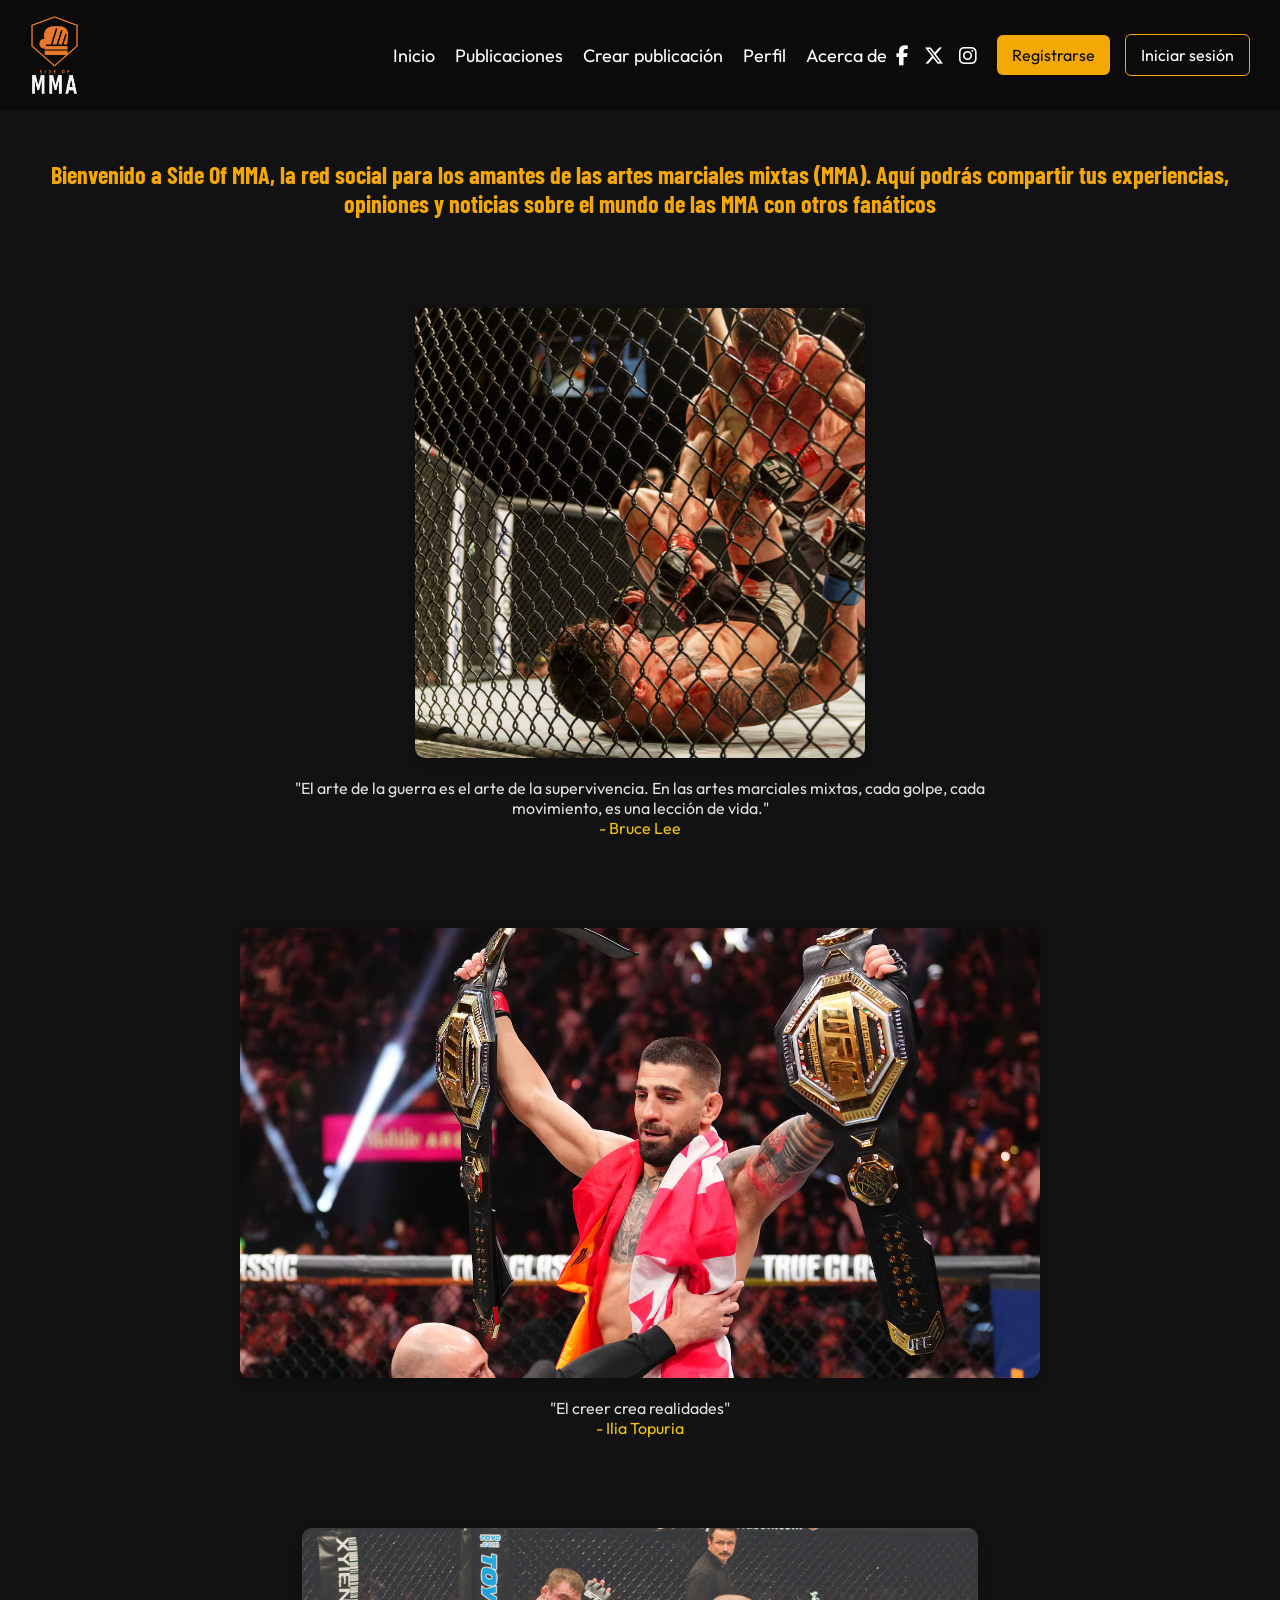
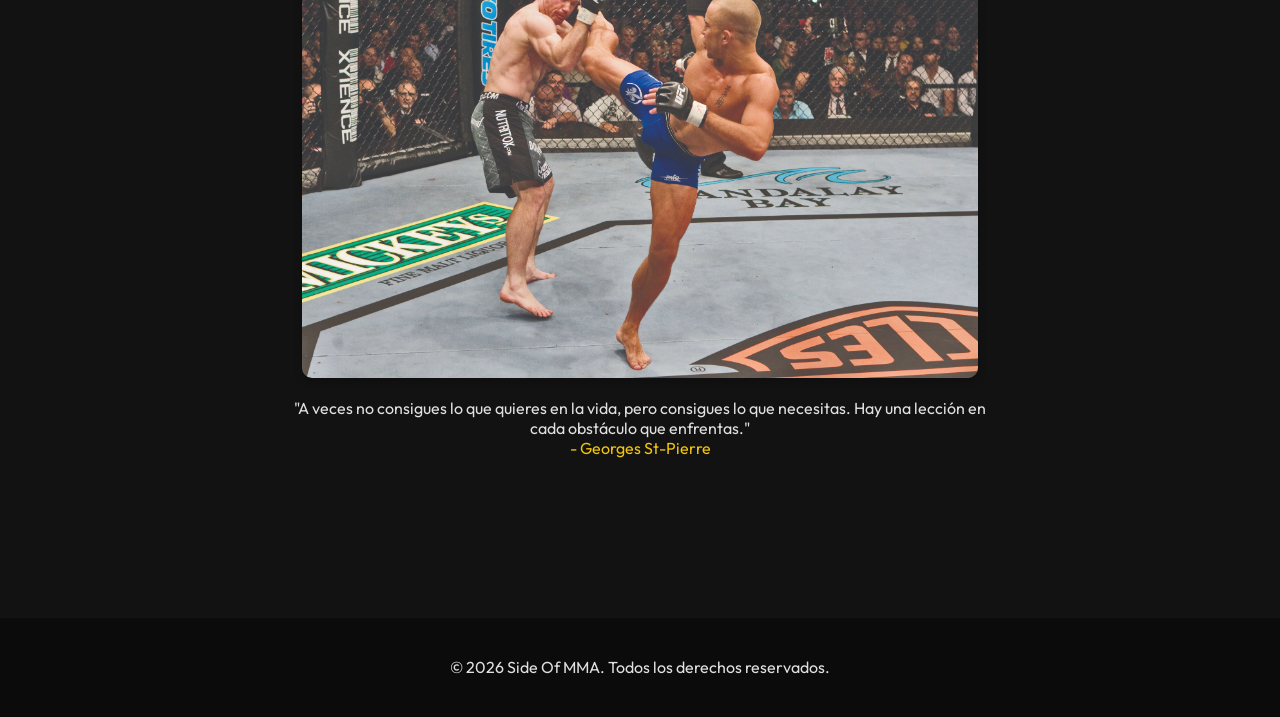
<file: index.html>
<!DOCTYPE html>
<html lang="es">
<head>
    <meta charset="UTF-8">
    <meta name="viewport" content="width=device-width, initial-scale=1.0">
    <title>Side Of MMA</title>

    <script src="js/script.js"></script>
    <link rel="stylesheet" href="css/style.css">

    <link rel="icon" type="image/png" href="Imgpage/side-of-mma-icono.png">
    <!--Iconos Redes Sociales-->
    
    <link rel="stylesheet" href="https://cdnjs.cloudflare.com/ajax/libs/font-awesome/6.7.2/css/all.min.css">

    <!--Tipografías de Google Fonts-->
    <link rel="preconnect" href="https://fonts.googleapis.com">

    <link rel="preconnect" href="https://fonts.gstatic.com" crossorigin>

    <link href="https://fonts.googleapis.com/css2?family=Barlow+Condensed:wght@500;600;700;800&family=Outfit:wght@400;500;600;700&display=swap" rel="stylesheet">
</head>

<body>
        
<nav class="navbar-custom">

    <a href="index.html" class="navbar-brand">
        <img src="Imgpage/side-of-mma-logo.png" alt="Side Of MMA">
    </a>

    <div class="navbar-collapse">
        <ul class="navbar-nav">
            <li><a href="index.html" class="nav-link">Inicio</a></li>
            <li><a href="publicaciones/publicaciones.html" class="nav-link">Publicaciones</a></li>
            <li><a href="crear-publicación/crear.html" class="nav-link">Crear publicación</a></li>
            <li><a href="perfil/perfil.html" class="nav-link">Perfil</a></li>
            <li><a href="acerca-de/acerca.html" class="nav-link">Acerca de</a></li>
        </ul>
    </div>

    



    <!-- Redes sociales -->
    <div class="social-icon-wrapper">

     <a href="https://www.facebook.com/profile.php?id=61596358841632"
       class="social-icons"
       aria-label="Facebook"
       target="_blank"
       rel="noopener noreferrer">
        <i class="fa-brands fa-facebook-f"></i>
    </a>

    <a href="https://x.com/SIDEOFMMA"
       class="social-icons"
       aria-label="X"
       target="_blank"
       rel="noopener noreferrer">
        <i class="fa-brands fa-x-twitter"></i>
    </a>

    <a href="https://www.instagram.com/sideofmma/"
       class="social-icons"
       aria-label="Instagram"
       target="_blank"
       rel="noopener noreferrer">
        <i class="fa-brands fa-instagram"></i>
    </a>

    </div>
<!-- Registro e inicio de sesión -->
    <div class="navbar-auth">
        <a href="registro/registro.html" class="btn-registro">
          Registrarse
        </a>

        <a href="login/login.html" class="btn-login">
          Iniciar sesión
        </a>
    </div>

</nav>

        <main>
         <section class="home-section" id="home-view" data-page-view>

            <h1>Bienvenido a Side Of MMA, la red social para los amantes
                 de las artes marciales mixtas (MMA). Aquí podrás compartir tus experiencias, opiniones y noticias sobre el mundo de las MMA con otros fanáticos </h1>

                 <img src="Imgpage/home1.png" alt="Imagen de artes marciales mixtas" class="home-image">

                 <blockquote>
                    "El arte de la guerra es el arte de la supervivencia. En las artes marciales mixtas, cada golpe, cada movimiento, es una lección de vida."
                    <footer>- Bruce Lee</footer>
                    </blockquote>

                    <img src="Imgpage/topruia.home.png" alt ="Imagen de Ilia Topuria campeón" class="home-image">
                    <blockquote>
                        "El creer crea realidades"
                        <footer>- Ilia Topuria</footer>
                    </blockquote>

                    <img src="Imgpage/GSP-home.jpg" alt="Imagen de Georges St-Pierre" class="home-image">
                    <blockquote>
                        "A veces no consigues lo que quieres en la vida, pero consigues lo que
                        necesitas. Hay una lección en cada obstáculo que enfrentas."
                        <footer>- Georges St-Pierre</footer>
                    </blockquote>
         </section>

        </main>

        <footer class="footer-page">
    <p>
        &copy; 2026 Side Of MMA.
        Todos los derechos reservados.
    </p>
</footer>

</body>
</html>
</file>
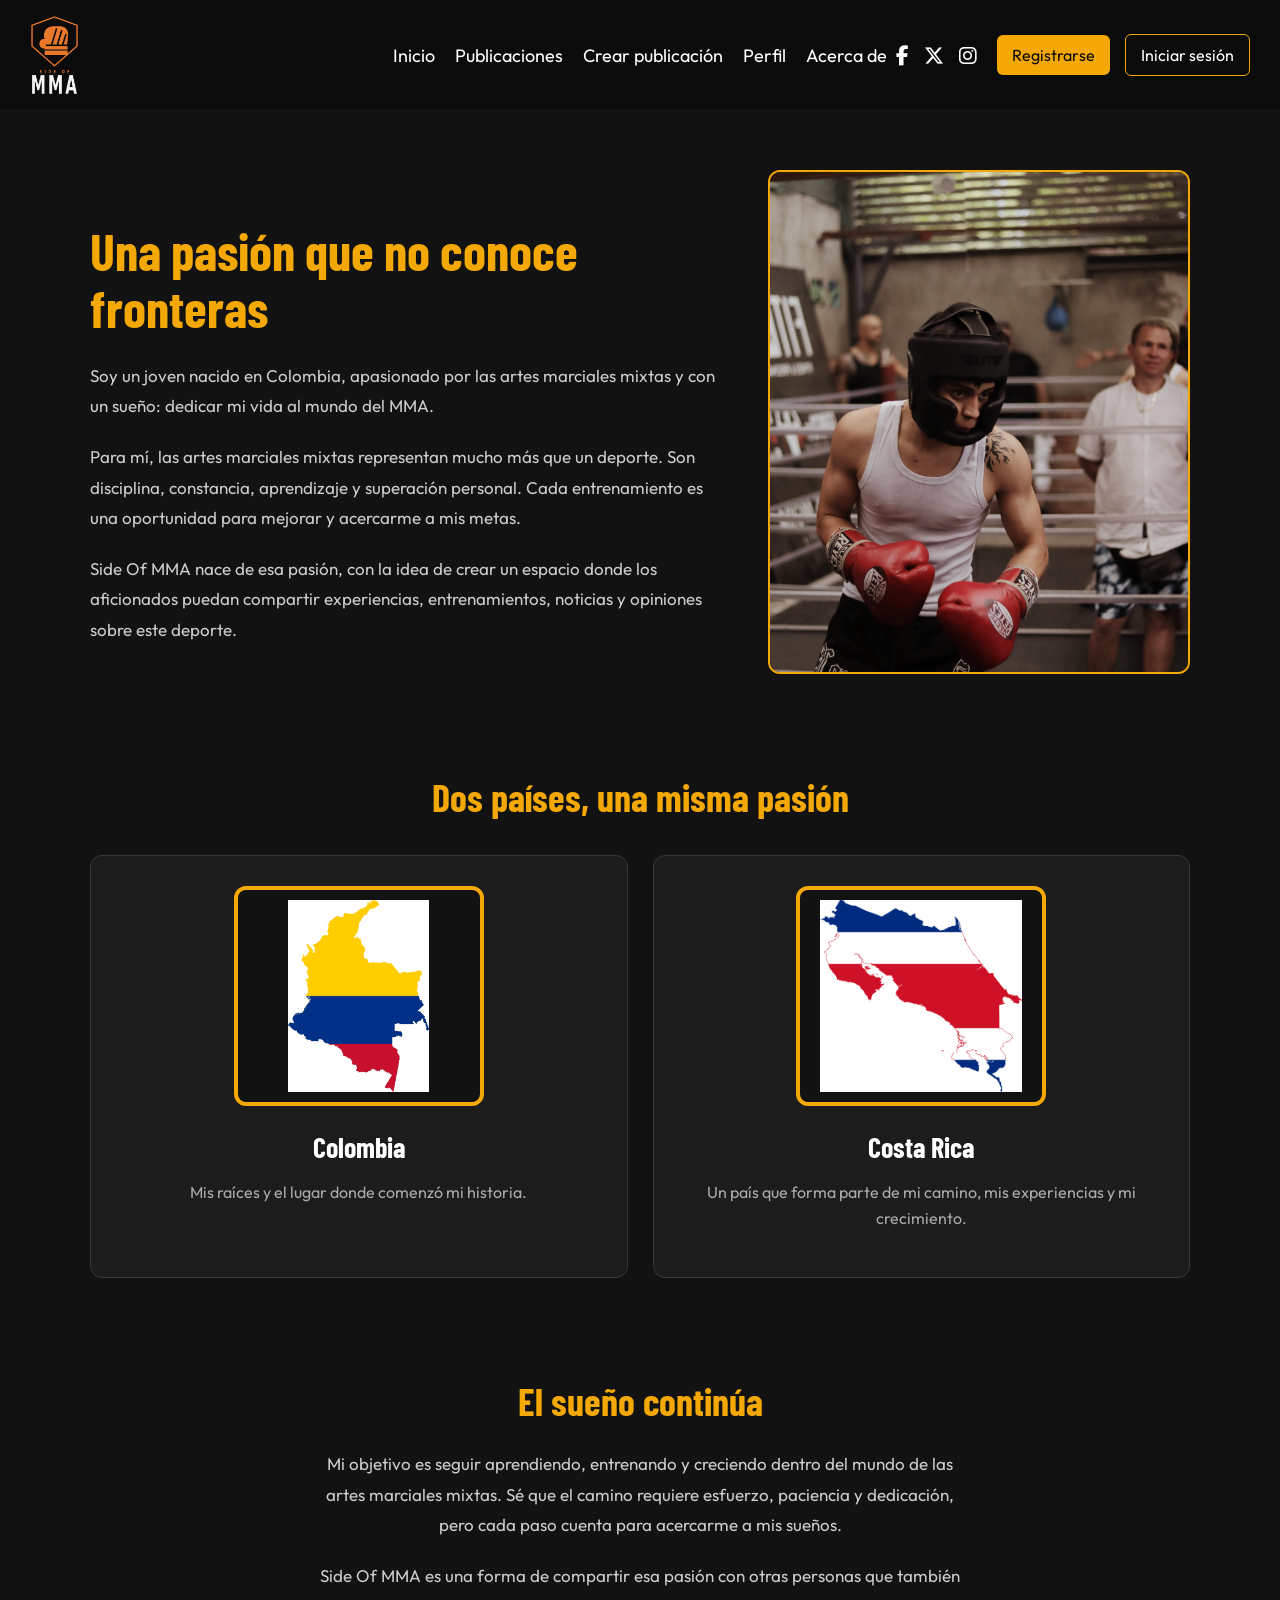
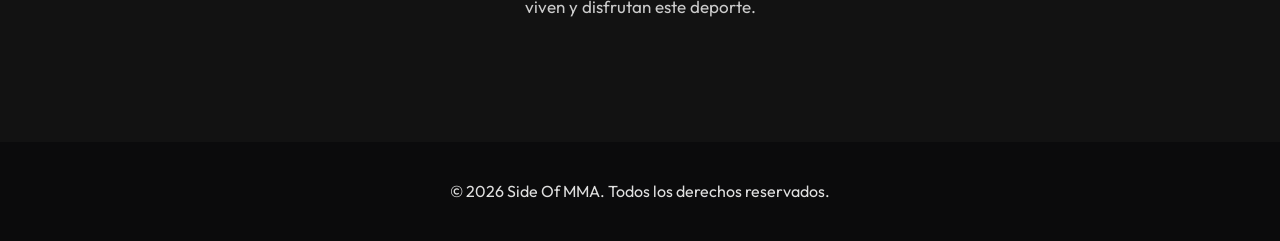
<file: acerca-de/acerca.html>
<!DOCTYPE html>
<html lang="es">

<head>
    <meta charset="UTF-8">
    <meta name="viewport" content="width=device-width, initial-scale=1.0">

    <title>Acerca de | Side Of MMA</title>

    <!-- CSS principal -->
    <link rel="stylesheet" href="../css/style.css">

    <!-- Icono de la página -->
    <link rel="icon" href="../Imgpage/side-of-mma-icono.png">

    <!-- Tipografías -->
    <link rel="preconnect" href="https://fonts.googleapis.com">
    <link rel="preconnect" href="https://fonts.gstatic.com" crossorigin>
    <link href="https://fonts.googleapis.com/css2?family=Barlow+Condensed:wght@500;600;700;800&family=Outfit:wght@400;500;600;700&display=swap" rel="stylesheet">

    <!-- Iconos de redes sociales -->
    <link rel="stylesheet" href="https://cdnjs.cloudflare.com/ajax/libs/font-awesome/6.7.2/css/all.min.css">
</head>

<body>

    <!-- ===== BARRA DE NAVEGACIÓN ===== -->

    <header>
        <nav class="navbar-custom" aria-label="Navegación principal">

            <!-- Logo -->
            <a href="../index.html" class="navbar-brand">
                <img
                    src="../Imgpage/side-of-mma-logo.png"
                    alt="Side Of MMA"
                >
            </a>

            <!-- Secciones principales -->
            <div class="navbar-collapse">
                <ul class="navbar-nav">

                    <li>
                        <a href="../index.html">Inicio</a>
                    </li>

                    <li>
                        <a href="../publicaciones/publicaciones.html">
                            Publicaciones
                        </a>
                    </li>

                    <li>
                        <a href="../crear-publicación/crear.html">
                            Crear publicación
                        </a>
                    </li>

                    <li>
                        <a href="../perfil/perfil.html">
                            Perfil
                        </a>
                    </li>

                    <li>
                        <a href="acerca.html" aria-current="page">
                            Acerca de
                        </a>
                    </li>

                </ul>
            </div>

            <!-- Redes sociales -->
            <div class="social-icon-wrapper">

                <a
                    href="https://www.facebook.com/profile.php?id=61596358841632"
                    class="social-icons"
                    aria-label="Facebook"
                    target="_blank"
                    rel="noopener noreferrer"
                >
                    <i class="fa-brands fa-facebook-f" aria-hidden="true"></i>
                </a>

                <a
                    href="https://x.com/SIDEOFMMA"
                    class="social-icons"
                    aria-label="X"
                    target="_blank"
                    rel="noopener noreferrer"
                >
                    <i class="fa-brands fa-x-twitter" aria-hidden="true"></i>
                </a>

                <a
                    href="https://www.instagram.com/sideofmma/"
                    class="social-icons"
                    aria-label="Instagram"
                    target="_blank"
                    rel="noopener noreferrer"
                >
                    <i class="fa-brands fa-instagram" aria-hidden="true"></i>
                </a>

            </div>

            <!-- Registro e inicio de sesión -->
            <div class="navbar-auth">

                <a href="../registro/registro.html" class="btn-registro">
                    Registrarse
                </a>

                <a href="../login/login.html" class="btn-login">
                    Iniciar sesión
                </a>

            </div>

        </nav>
    </header>

    <!-- ===== CONTENIDO PRINCIPAL ===== -->

    <main>
        <section class="acerca-section">

            <!-- Presentación personal -->
            <div class="acerca-presentacion">

                <div class="acerca-texto">

                    <h1>Una pasión que no conoce fronteras</h1>

                    <p>
                        Soy un joven nacido en Colombia, apasionado
                        por las artes marciales mixtas y con un sueño:
                        dedicar mi vida al mundo del MMA.
                    </p>

                    <p>
                        Para mí, las artes marciales mixtas representan
                        mucho más que un deporte. Son disciplina,
                        constancia, aprendizaje y superación personal.
                        Cada entrenamiento es una oportunidad para
                        mejorar y acercarme a mis metas.
                    </p>

                    <p>
                        Side Of MMA nace de esa pasión, con la idea
                        de crear un espacio donde los aficionados
                        puedan compartir experiencias, entrenamientos,
                        noticias y opiniones sobre este deporte.
                    </p>

                </div>

                <!-- Fotografía personal -->
                <img
                    src="../Imgpage/juancitobox.jpg"
                    alt="Creador de Side Of MMA practicando boxeo"
                    class="acerca-foto"
                >

            </div>

            <!-- ===== COLOMBIA Y COSTA RICA ===== -->

            <div class="acerca-paises">

                <h2>Dos países, una misma pasión</h2>

                <div class="acerca-mapas">

                    <!-- Colombia -->
                    <article class="acerca-pais">

                        <img
                            src="../Imgpage/Colombia.jpg"
                            alt="Mapa de Colombia"
                            loading="lazy"
                        >

                        <h3>Colombia</h3>

                        <p>
                            Mis raíces y el lugar donde comenzó
                            mi historia.
                        </p>

                    </article>

                    <!-- Costa Rica -->
                    <article class="acerca-pais">

                        <img
                            src="../Imgpage/Costa-Rica.jpg"
                            alt="Mapa de Costa Rica"
                            loading="lazy"
                        >

                        <h3>Costa Rica</h3>

                        <p>
                            Un país que forma parte de mi camino,
                            mis experiencias y mi crecimiento.
                        </p>

                    </article>

                </div>

            </div>

            <!-- ===== MENSAJE FINAL ===== -->

            <div class="acerca-mensaje">

                <h2>El sueño continúa</h2>

                <p>
                    Mi objetivo es seguir aprendiendo, entrenando
                    y creciendo dentro del mundo de las artes
                    marciales mixtas. Sé que el camino requiere
                    esfuerzo, paciencia y dedicación, pero cada
                    paso cuenta para acercarme a mis sueños.
                </p>

                <p>
                    Side Of MMA es una forma de compartir esa
                    pasión con otras personas que también
                    viven y disfrutan este deporte.
                </p>

            </div>

        </section>
    </main>

    <!-- ===== PIE DE PÁGINA ===== -->

    <footer class="footer-page">
        <p>
            &copy; 2026 Side Of MMA.
            Todos los derechos reservados.
        </p>
    </footer>

</body>
</html>
</file>
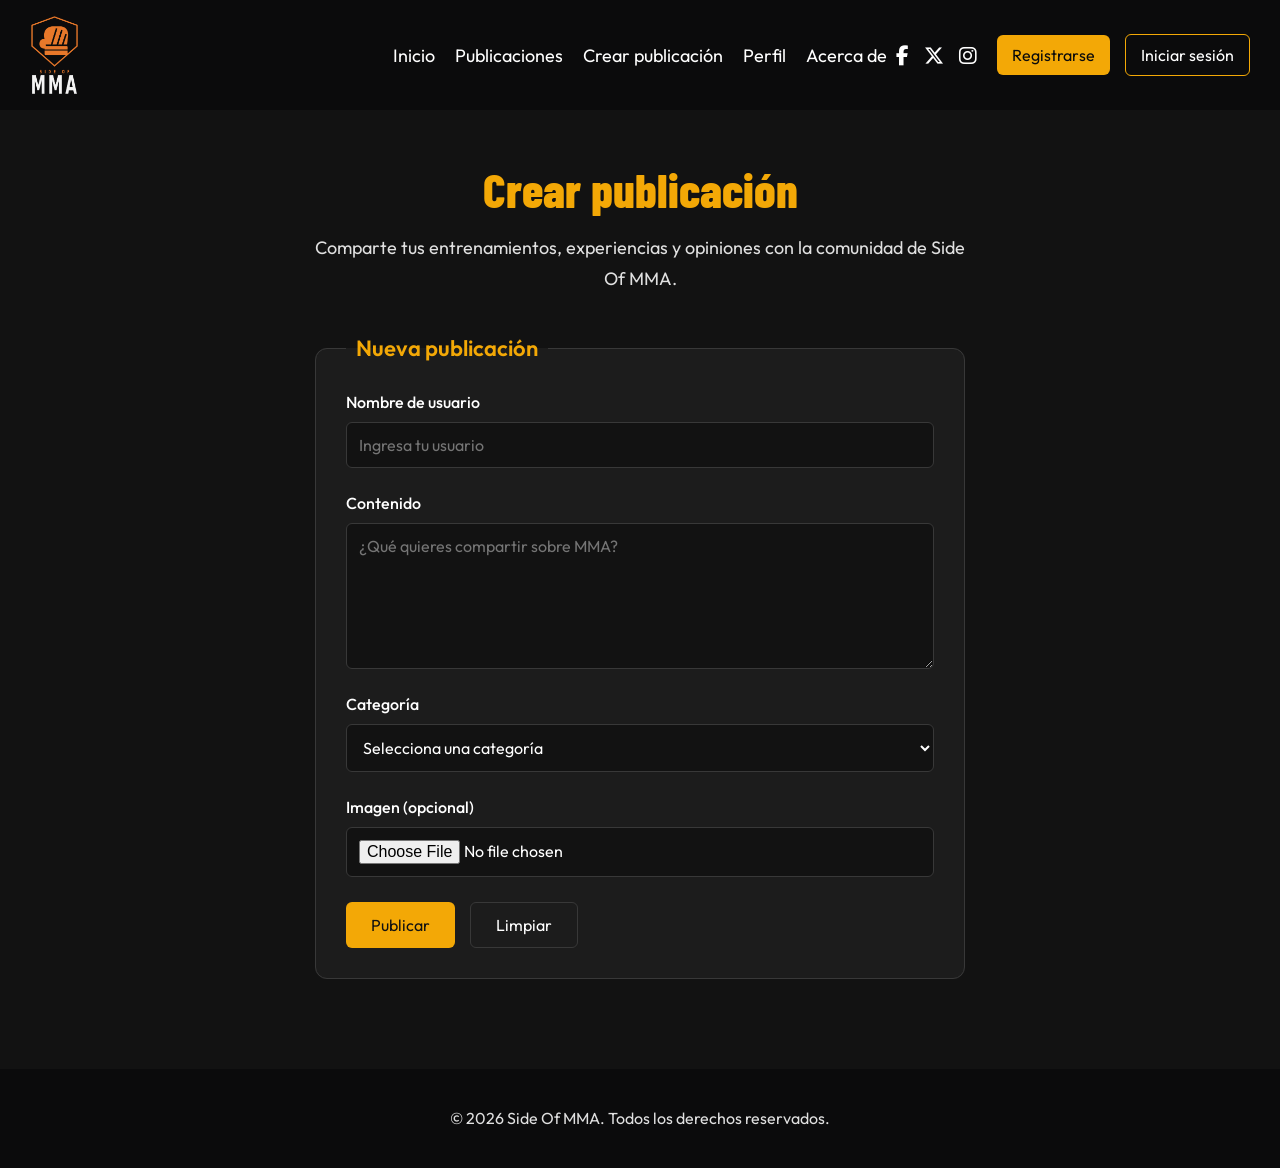
<file: crear-publicación/crear.html>
<!DOCTYPE html>
<html lang="es">

<head>
    <meta charset="UTF-8">
    <meta name="viewport" content="width=device-width, initial-scale=1.0">

    <title>Crear publicación | Side Of MMA</title>

    <!-- CSS principal -->
    <link rel="stylesheet" href="../css/style.css">

    <!-- Icono de la página -->
    <link rel="icon" href="../Imgpage/side-of-mma-icono.png">

    <!-- Tipografías -->
    <link rel="preconnect" href="https://fonts.googleapis.com">
    <link rel="preconnect" href="https://fonts.gstatic.com" crossorigin>
    <link href="https://fonts.googleapis.com/css2?family=Barlow+Condensed:wght@500;600;700;800&family=Outfit:wght@400;500;600;700&display=swap" rel="stylesheet">

    <!-- Iconos de redes sociales -->
    <link rel="stylesheet" href="https://cdnjs.cloudflare.com/ajax/libs/font-awesome/6.7.2/css/all.min.css">
</head>

<body>

    <!--  BARRA DE NAVEGACIÓN  -->
    <header>
        <nav class="navbar-custom" aria-label="Navegación principal">

            <!-- Logo -->
            <a href="../index.html" class="navbar-brand">
                <img src="../Imgpage/side-of-mma-logo.png"
                     alt="Side Of MMA">
            </a>

            <!-- Secciones principales -->
            <div class="navbar-collapse">
                <ul class="navbar-nav">
                    <li>
                        <a href="../index.html">Inicio</a>
                    </li>

                    <li>
                        <a href="../publicaciones/publicaciones.html">
                            Publicaciones
                        </a>
                    </li>

                    <li>
                        <a href="crear.html" aria-current="page">
                            Crear publicación
                        </a>
                    </li>

                    <li>
                        <a href="../perfil/perfil.html">Perfil</a>
                    </li>

                    <li>
                        <a href="../acerca-de/acerca.html">
                            Acerca de
                        </a>
                    </li>
                </ul>
            </div>

            <!-- Redes sociales -->
            <div class="social-icon-wrapper">

                <a href="https://www.facebook.com/profile.php?id=61596358841632"
                   class="social-icons"
                   aria-label="Facebook"
                   target="_blank"
                   rel="noopener noreferrer">
                    <i class="fa-brands fa-facebook-f"
                       aria-hidden="true"></i>
                </a>

                <a href="https://x.com/SIDEOFMMA"
                   class="social-icons"
                   aria-label="X"
                   target="_blank"
                   rel="noopener noreferrer">
                    <i class="fa-brands fa-x-twitter"
                       aria-hidden="true"></i>
                </a>

                <a href="https://www.instagram.com/sideofmma/"
                   class="social-icons"
                   aria-label="Instagram"
                   target="_blank"
                   rel="noopener noreferrer">
                    <i class="fa-brands fa-instagram"
                       aria-hidden="true"></i>
                </a>

            </div>

            <!-- Registro e inicio de sesión -->
            <div class="navbar-auth">
                <a href="../registro/registro.html"
                   class="btn-registro">
                    Registrarse
                </a>

                <a href="../login/login.html"
                   class="btn-login">
                    Iniciar sesión
                </a>
            </div>

        </nav>
    </header>

    <!-- CONTENIDO PRINCIPAL -->
    <main>

        <section id="crear-publicacion" class="crear-section">

            <h1>Crear publicación</h1>

            <p class="crear-description">
                Comparte tus entrenamientos, experiencias y opiniones
                con la comunidad de Side Of MMA.
            </p>

            <!-- Formulario de publicación -->
            <form id="form-publicacion" class="crear-form">

                <fieldset>
                    <legend>Nueva publicación</legend>

                    <!-- Nombre de usuario -->
                    <div class="form-group">
                        <label for="usuario">
                            Nombre de usuario
                        </label>

                        <input
                            type="text"
                            id="usuario"
                            name="usuario"
                            placeholder="Ingresa tu usuario"
                            maxlength="30"
                            required
                        >
                    </div>

                    <!-- Contenido -->
                    <div class="form-group">
                        <label for="contenido">
                            Contenido
                        </label>

                        <textarea
                            id="contenido"
                            name="contenido"
                            rows="6"
                            maxlength="2000"
                            placeholder="¿Qué quieres compartir sobre MMA?"
                            required
                        ></textarea>
                    </div>

                    <!-- Categoría -->
                    <div class="form-group">
                        <label for="categoria">
                            Categoría
                        </label>

                        <select
                            id="categoria"
                            name="categoria"
                            required
                        >
                            <option value="">
                                Selecciona una categoría
                            </option>

                            <option value="personal">
                                Personal
                            </option>

                            <option value="entrenamiento">
                                Entrenamiento
                            </option>

                            <option value="noticias">
                                Noticias
                            </option>

                            <option value="eventos">
                                Eventos
                            </option>
                        </select>
                    </div>

                    <!-- Imagen opcional -->
                    <div class="form-group">
                        <label for="imagen">
                            Imagen (opcional)
                        </label>

                        <input
                            type="file"
                            id="imagen"
                            name="imagen"
                            accept="image/*"
                        >
                    </div>

                    <!-- Botones del formulario -->
                    <div class="form-buttons">

                        <button
                            type="submit"
                            class="btn-publicar"
                        >
                            Publicar
                        </button>

                        <button
                            type="reset"
                            class="btn-limpiar"
                        >
                            Limpiar
                        </button>
                    </div>
                </fieldset>
            </form>
        </section>

    </main>

<!-- JavaScript -->
<script src="../js/script.js"></script>

    <!-- ===== PIE DE PÁGINA ===== -->
    <footer class="footer-page">
        <p>
            &copy; 2026 Side Of MMA.
            Todos los derechos reservados.
        </p>
    </footer>

</body>
</html>
</file>
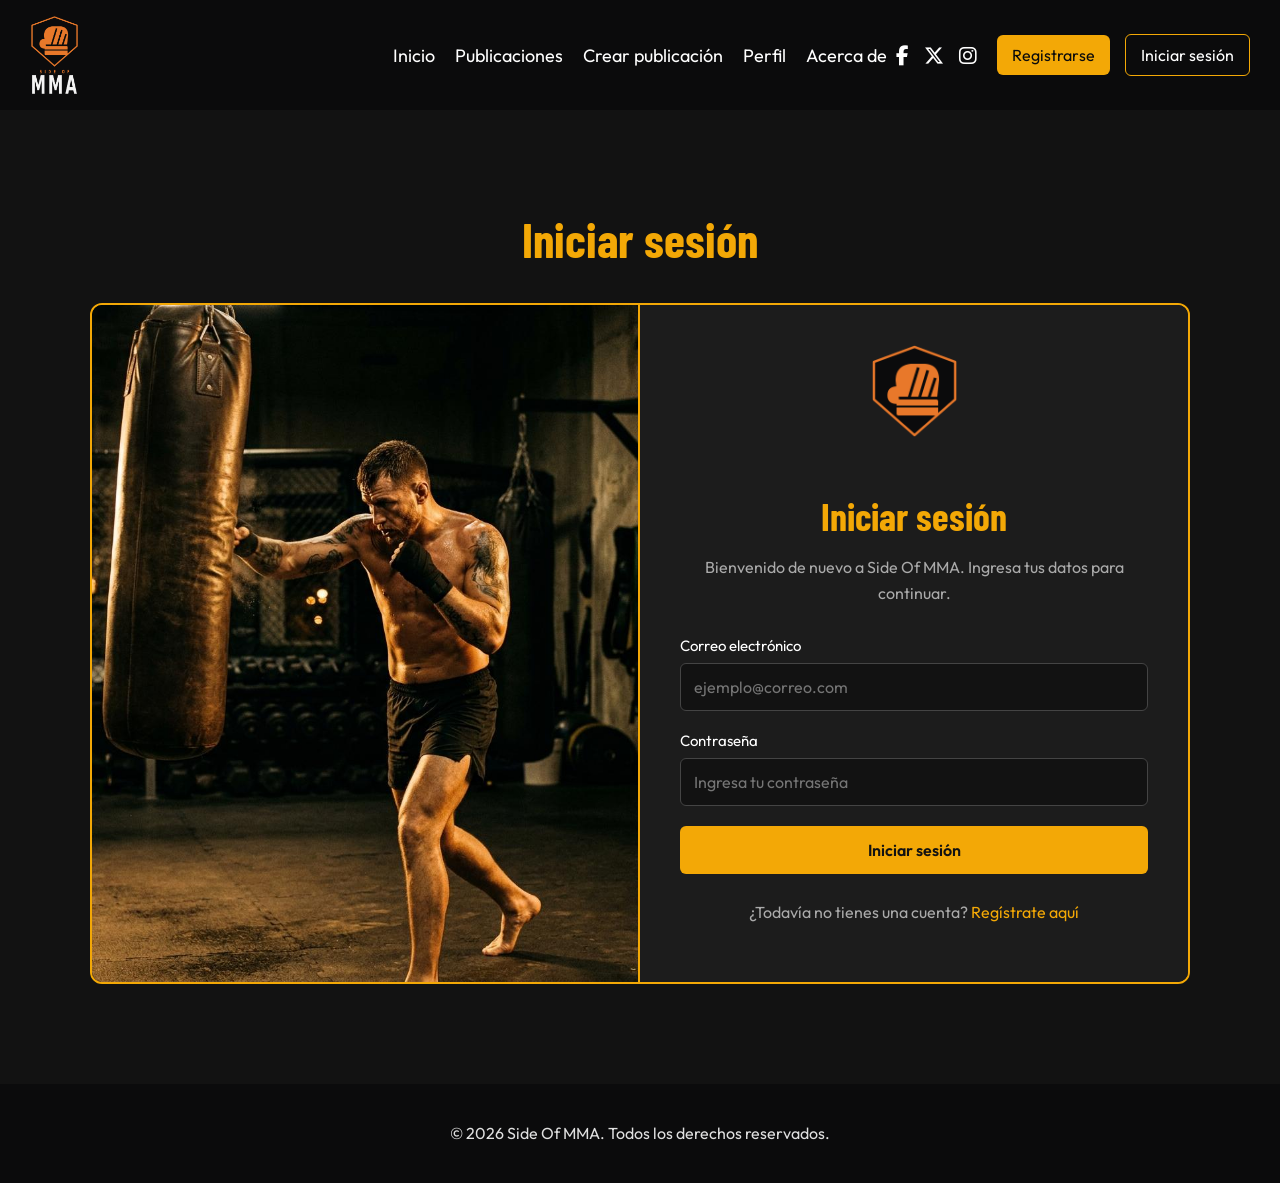
<file: login/login.html>
<!DOCTYPE html>
<html lang="es">

<head>
    <meta charset="UTF-8">
    <meta name="viewport" content="width=device-width, initial-scale=1.0">

    <title>Iniciar sesión | Side Of MMA</title>

    <!-- CSS principal -->
    <link rel="stylesheet" href="../css/style.css">

    <!-- Icono de la página -->
    <link rel="icon" href="../Imgpage/side-of-mma-icono.png">

    <!-- Tipografías -->
    <link rel="preconnect" href="https://fonts.googleapis.com">
    <link rel="preconnect" href="https://fonts.gstatic.com" crossorigin>
    <link href="https://fonts.googleapis.com/css2?family=Barlow+Condensed:wght@500;600;700;800&family=Outfit:wght@400;500;600;700&display=swap" rel="stylesheet">

    <!-- Iconos de redes sociales -->
    <link rel="stylesheet" href="https://cdnjs.cloudflare.com/ajax/libs/font-awesome/6.7.2/css/all.min.css">
</head>

<body>

    <!-- BARRA DE NAVEGACIÓN -->

    <header>
        <nav class="navbar-custom" aria-label="Navegación principal">

            <!-- Logo -->
            <a href="../index.html" class="navbar-brand">
                <img
                    src="../Imgpage/side-of-mma-logo.png"
                    alt="Side Of MMA"
                >
            </a>

            <!-- Secciones principales -->
            <div class="navbar-collapse">
                <ul class="navbar-nav">

                    <li>
                        <a href="../index.html">Inicio</a>
                    </li>

                    <li>
                        <a href="../publicaciones/publicaciones.html">
                            Publicaciones
                        </a>
                    </li>

                    <li>
                        <a href="../crear-publicación/crear.html">
                            Crear publicación
                        </a>
                    </li>

                    <li>
                        <a href="../perfil/perfil.html">
                            Perfil
                        </a>
                    </li>

                    <li>
                        <a href="../acerca-de/acerca.html">
                            Acerca de
                        </a>
                    </li>

                </ul>
            </div>

            <!-- Redes sociales -->
            <div class="social-icon-wrapper">

                <a
                    href="https://www.facebook.com/profile.php?id=61596358841632"
                    class="social-icons"
                    aria-label="Facebook"
                    target="_blank"
                    rel="noopener noreferrer"
                >
                    <i class="fa-brands fa-facebook-f" aria-hidden="true"></i>
                </a>

                <a
                    href="https://x.com/SIDEOFMMA"
                    class="social-icons"
                    aria-label="X"
                    target="_blank"
                    rel="noopener noreferrer"
                >
                    <i class="fa-brands fa-x-twitter" aria-hidden="true"></i>
                </a>

                <a
                    href="https://www.instagram.com/sideofmma/"
                    class="social-icons"
                    aria-label="Instagram"
                    target="_blank"
                    rel="noopener noreferrer"
                >
                    <i class="fa-brands fa-instagram" aria-hidden="true"></i>
                </a>

            </div>

            <!-- Registro e inicio de sesión -->
            <div class="navbar-auth">

                <a href="../registro/registro.html" class="btn-registro">
                    Registrarse
                </a>

                <a
                    href="login.html"
                    class="btn-login"
                    aria-current="page"
                >
                    Iniciar sesión
                </a>

            </div>

        </nav>
    </header>

    <!-- ===== INICIAR SESIÓN ===== -->

    <main>
        <section class="login-section">

            <h1 class="login-titulo">Iniciar sesión</h1>

            <div class="login-contenedor">

                <!-- Imagen izquierda -->
                <div class="login-imagen">

                    <img
                        src="../Imgpage/Imagen-inicio-de-sesión.jpeg"
                        alt="Entrenamiento de boxeo"
                    >

                </div>

                <!-- Formulario -->
                <div class="login-card">

                    <img
                        src="../Imgpage/side-of-mma-icono.png"
                        alt="Side Of MMA"
                        class="login-logo"
                    >

                    <h2>Iniciar sesión</h2>

                    <p class="login-description">
                        Bienvenido de nuevo a Side Of MMA.
                        Ingresa tus datos para continuar.
                    </p>

                    <form id="form-login" class="login-form">

                        <div class="login-group">

                            <label for="login-correo">
                                Correo electrónico
                            </label>

                            <input
                                type="email"
                                id="login-correo"
                                name="correo"
                                placeholder="ejemplo@correo.com"
                                autocomplete="email"
                                required
                            >

                        </div>

                        <div class="login-group">

                            <label for="login-contrasena">
                                Contraseña
                            </label>

                            <input
                                type="password"
                                id="login-contrasena"
                                name="contrasena"
                                placeholder="Ingresa tu contraseña"
                                autocomplete="current-password"
                                required
                            >

                        </div>

                        <button type="submit" class="btn-iniciar">
                            Iniciar sesión
                        </button>

                    </form>

                    <p class="login-register">
                        ¿Todavía no tienes una cuenta?
                        <a href="../registro/registro.html">
                            Regístrate aquí
                        </a>
                    </p>

                </div>

            </div>

        </section>
    </main>

    <!-- ===== PIE DE PÁGINA ===== -->

    <footer class="footer-page">
        <p>
            &copy; 2026 Side Of MMA.
            Todos los derechos reservados.
        </p>
    </footer>

</body>
</html>
</file>
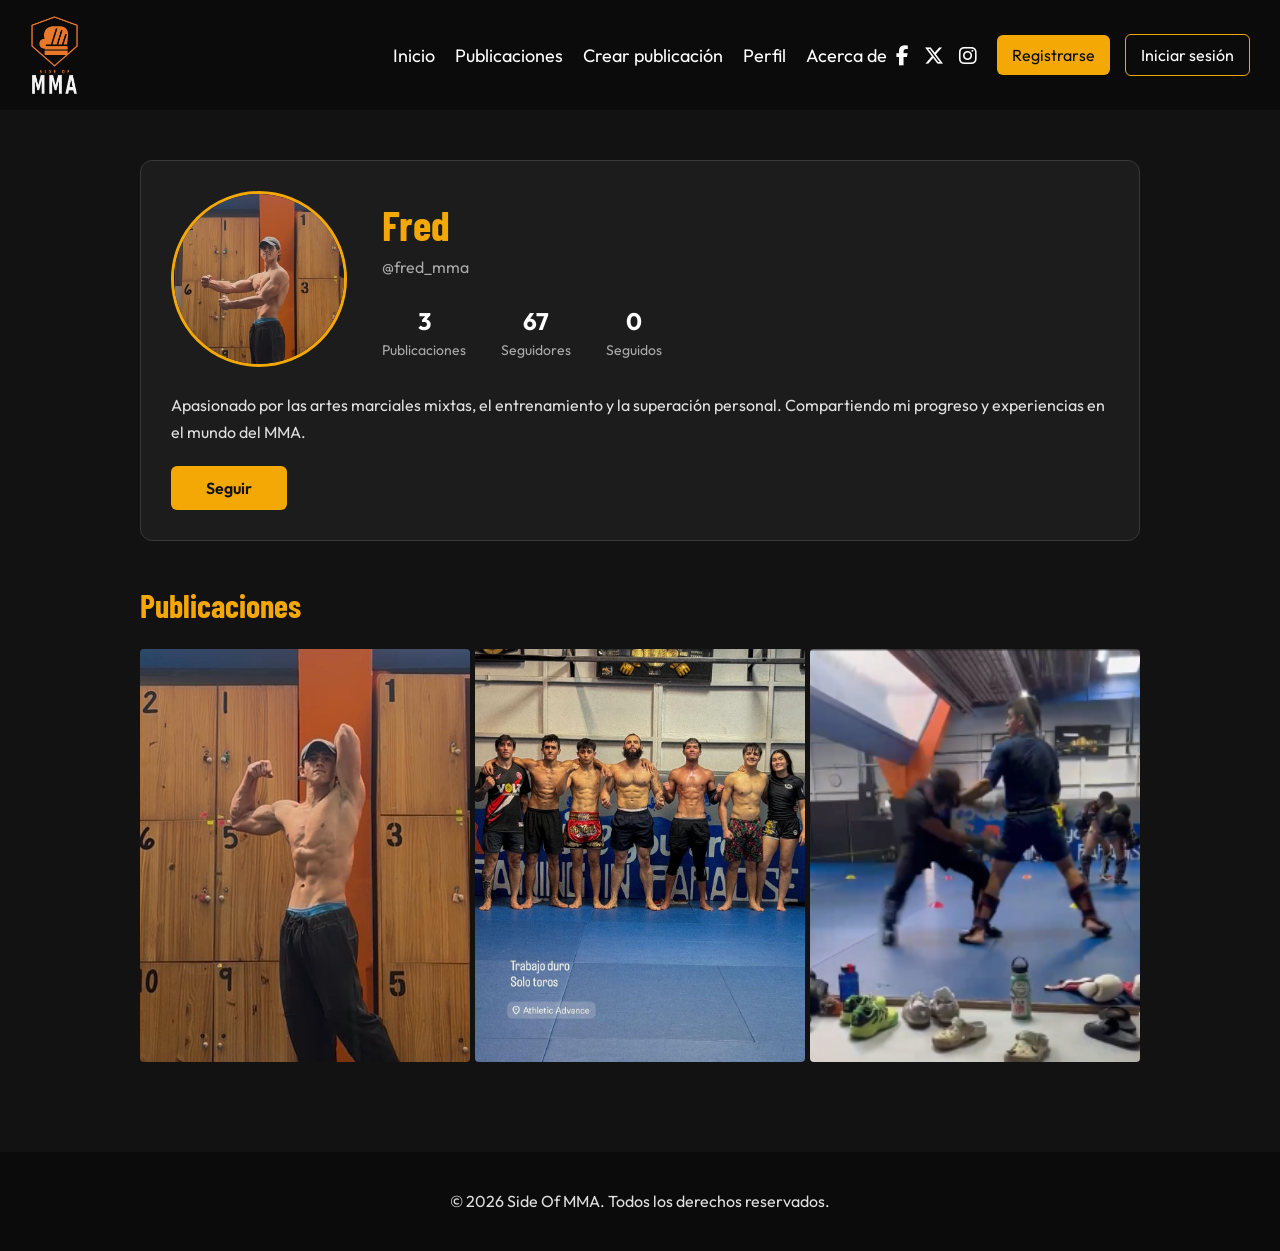
<file: perfil/perfil.html>
<!DOCTYPE html>
<html lang="es">

<head>
    <meta charset="UTF-8">
    <meta name="viewport" content="width=device-width, initial-scale=1.0">

    <title>Perfil | Side Of MMA</title>

    <!-- CSS principal -->
    <link rel="stylesheet" href="../css/style.css">

    <!-- Icono de la página -->
    <link rel="icon" href="../Imgpage/side-of-mma-icono.png">

    <!-- Tipografías -->
    <link rel="preconnect" href="https://fonts.googleapis.com">
    <link rel="preconnect" href="https://fonts.gstatic.com" crossorigin>
    <link href="https://fonts.googleapis.com/css2?family=Barlow+Condensed:wght@500;600;700;800&family=Outfit:wght@400;500;600;700&display=swap" rel="stylesheet">

    <!-- Iconos de redes sociales -->
    <link rel="stylesheet" href="https://cdnjs.cloudflare.com/ajax/libs/font-awesome/6.7.2/css/all.min.css">

</head>

<body>

    <!-- BARRA DE NAVEGACIÓN  -->

    <header>
        <nav class="navbar-custom" aria-label="Navegación principal">

            <!-- Logo -->
            <a href="../index.html" class="navbar-brand">
                <img
                    src="../Imgpage/side-of-mma-logo.png"
                    alt="Side Of MMA"
                >
            </a>

            <!-- Secciones principales -->
            <div class="navbar-collapse">
                <ul class="navbar-nav">

                    <li>
                        <a href="../index.html">Inicio</a>
                    </li>

                    <li>
                        <a href="../publicaciones/publicaciones.html">
                            Publicaciones
                        </a>
                    </li>

                    <li>
                        <a href="../crear-publicación/crear.html">
                            Crear publicación
                        </a>
                    </li>

                    <li>
                        <a href="perfil.html" aria-current="page">
                            Perfil
                        </a>
                    </li>

                    <li>
                        <a href="../acerca-de/acerca.html">
                            Acerca de
                        </a>
                    </li>

                </ul>
            </div>

            <!-- Redes sociales -->
            <div class="social-icon-wrapper">

                <a
                    href="https://www.facebook.com/profile.php?id=61596358841632"
                    class="social-icons"
                    aria-label="Facebook"
                    target="_blank"
                    rel="noopener noreferrer"
                >
                    <i class="fa-brands fa-facebook-f" aria-hidden="true"></i>
                </a>

                <a
                    href="https://x.com/SIDEOFMMA"
                    class="social-icons"
                    aria-label="X"
                    target="_blank"
                    rel="noopener noreferrer"
                >
                    <i class="fa-brands fa-x-twitter" aria-hidden="true"></i>
                </a>

                <a
                    href="https://www.instagram.com/sideofmma/"
                    class="social-icons"
                    aria-label="Instagram"
                    target="_blank"
                    rel="noopener noreferrer"
                >
                    <i class="fa-brands fa-instagram" aria-hidden="true"></i>
                </a>

            </div>

            <!-- Registro e inicio de sesión -->
            <div class="navbar-auth">

                <a href="../registro/registro.html" class="btn-registro">
                    Registrarse
                </a>

                <a href="../login/login.html" class="btn-login">
                    Iniciar sesión
                </a>

            </div>

        </nav>
    </header>

    <!-- ===== CONTENIDO PRINCIPAL ===== -->

    <main>

        <section class="perfil-section">

            <!-- Información del perfil -->
            <div class="perfil-card">

                <div class="perfil-header">

                    <!-- Foto de perfil -->
                    <img
                        src="../Imgpage/Fredsincamisa1.jpeg"
                        alt="Perfil de Fred"
                        class="perfil-foto"
                    >

                    <!-- Nombre, usuario y estadísticas -->
                    <div class="perfil-info">

                        <h1>Fred</h1>

                        <p class="perfil-usuario">
                            @fred_mma
                        </p>

                        <div class="perfil-estadisticas">

                            <!-- Publicaciones -->
                            <div>
                                <strong>3</strong>
                                <span>Publicaciones</span>
                            </div>

                            <!-- Seguidores -->
                            <div>
                                <strong>67</strong>
                                <span>Seguidores</span>
                            </div>

                            <!-- Seguidos -->
                            <div>
                                <strong>0</strong>
                                <span>Seguidos</span>
                            </div>

                        </div>

                    </div>

                </div>

                <!-- Biografía -->
                <p class="perfil-biografia">
                    Apasionado por las artes marciales mixtas,
                    el entrenamiento y la superación personal.
                    Compartiendo mi progreso y experiencias en el mundo del MMA.
                </p>

                <!-- Botón de seguir -->
                <button type="button" class="btn-seguir">
                    Seguir
                </button>

            </div>

            <!-- ===== PUBLICACIONES DEL PERFIL ===== -->

            <section class="perfil-publicaciones">

                <h2>Publicaciones</h2>

                <div class="perfil-galeria">

                    <!-- Publicación 1 -->
                    <img
                        src="../Imgpage/Fredsincamisa2.jpeg"
                        alt="Fotografía de Fred posando"
                        loading="lazy"
                    >

                    <!-- Publicación 2 -->
                    <img
                        src="../Imgpage/EquipoAAPerfil.jpeg"
                        alt="Equipo de entrenamiento de MMA Athletic Advance"
                        loading="lazy"
                    >

                    <!-- Publicación 3 -->
                    <img
                        src="../Imgpage/FredGolpeando.png"
                        alt="Fred practicando MMA"
                        loading="lazy"
                    >

                </div>

            </section>

        </section>

    </main>

    <!-- ===== PIE DE PÁGINA ===== -->

    <footer class="footer-page">
        <p>
            &copy; 2026 Side Of MMA.
            Todos los derechos reservados.
        </p>
    </footer>

</body>
</html>
</file>
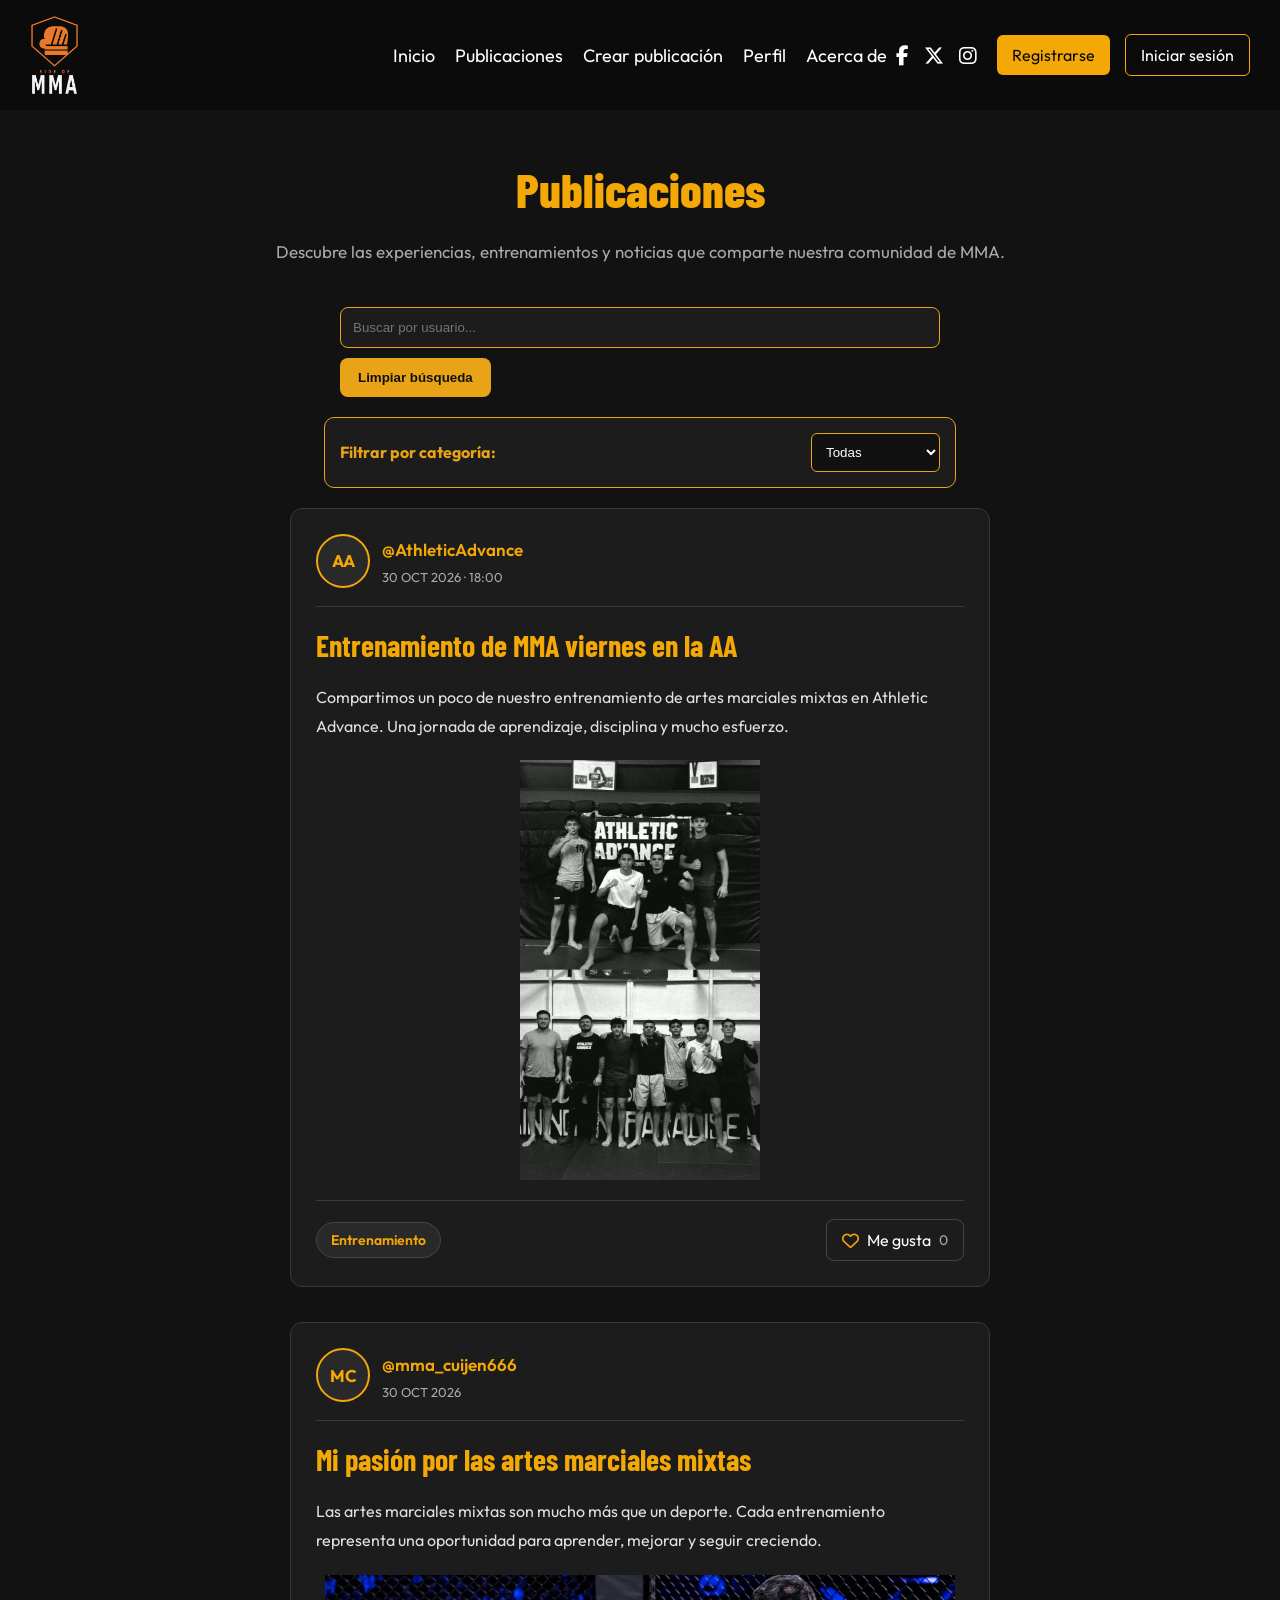
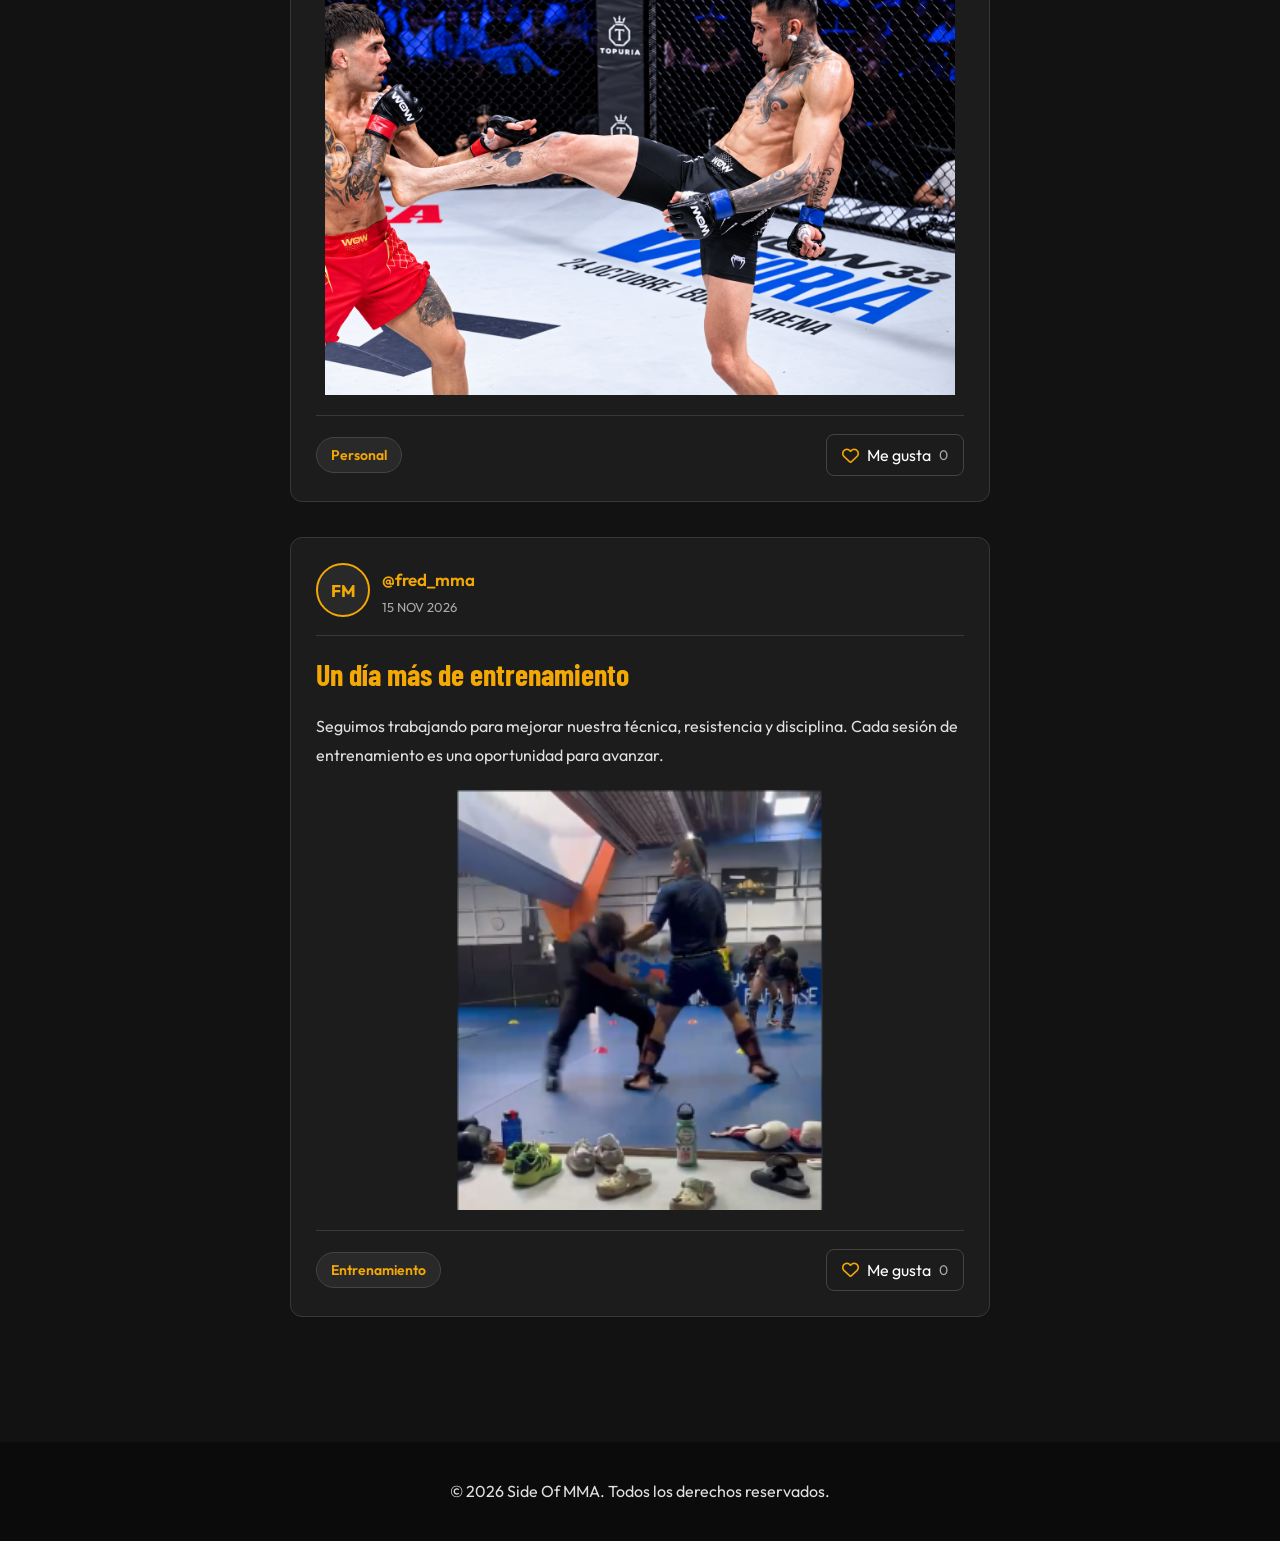
<file: publicaciones/publicaciones.html>
<!DOCTYPE html>
<html lang="es">

<head>
    <meta charset="UTF-8">
    <meta name="viewport" content="width=device-width, initial-scale=1.0">

    <title>Publicaciones | Side Of MMA</title>

    <!-- CSS-->
    <link rel="stylesheet" href="../css/style.css">

    <!-- Icono de la página -->
    <link rel="icon" href="../Imgpage/side-of-mma-icono.png">

    <!-- Tipografías -->
    <link rel="preconnect" href="https://fonts.googleapis.com">
    <link rel="preconnect" href="https://fonts.gstatic.com" crossorigin>
    <link href="https://fonts.googleapis.com/css2?family=Barlow+Condensed:wght@500;600;700;800&family=Outfit:wght@400;500;600;700&display=swap" rel="stylesheet">

    <!-- Iconos de redes sociales -->
    <link rel="stylesheet" href="https://cdnjs.cloudflare.com/ajax/libs/font-awesome/6.7.2/css/all.min.css">
</head>

<body>

    <!-- ===== BARRA DE NAVEGACIÓN ===== -->

    <header>
        <nav class="navbar-custom" aria-label="Navegación principal">

            <!-- Logo -->
            <a href="../index.html" class="navbar-brand">
                <img src="../Imgpage/side-of-mma-logo.png" alt="Side Of MMA">
            </a>

            <!-- Secciones principales -->
            <div class="navbar-collapse">
                <ul class="navbar-nav">

                    <li>
                        <a href="../index.html">Inicio</a>
                    </li>

                    <li>
                        <a href="publicaciones.html" aria-current="page">
                            Publicaciones
                        </a>
                    </li>

                    <li>
                        <a href="../crear-publicación/crear.html">
                            Crear publicación
                        </a>
                    </li>

                    <li>
                        <a href="../perfil/perfil.html">
                            Perfil
                        </a>
                    </li>

                    <li>
                        <a href="../acerca-de/acerca.html">
                            Acerca de
                        </a>
                    </li>

                </ul>
            </div>

            <!-- Redes sociales -->
            <div class="social-icon-wrapper">

                <a
                    href="https://www.facebook.com/profile.php?id=61596358841632"
                    class="social-icons"
                    aria-label="Facebook"
                    target="_blank"
                    rel="noopener noreferrer"
                >
                    <i class="fa-brands fa-facebook-f" aria-hidden="true"></i>
                </a>

                <a
                    href="https://x.com/SIDEOFMMA"
                    class="social-icons"
                    aria-label="X"
                    target="_blank"
                    rel="noopener noreferrer"
                >
                    <i class="fa-brands fa-x-twitter" aria-hidden="true"></i>
                </a>

                <a
                    href="https://www.instagram.com/sideofmma/"
                    class="social-icons"
                    aria-label="Instagram"
                    target="_blank"
                    rel="noopener noreferrer"
                >
                    <i class="fa-brands fa-instagram" aria-hidden="true"></i>
                </a>

            </div>

            <!-- Registro e inicio de sesión -->
            <div class="navbar-auth">

                <a href="../registro/registro.html" class="btn-registro">
                    Registrarse
                </a>

                <a href="../login/login.html" class="btn-login">
                    Iniciar sesión
                </a>

            </div>

        </nav>
    </header>

   <!-- ===== PUBLICACIONES ===== -->

<main>
    <section id="publicaciones">

        <h1>Publicaciones</h1>

        <p class="publicaciones-descripcion">
            Descubre las experiencias, entrenamientos y noticias
            que comparte nuestra comunidad de MMA.
        </p>


      <div class="caja-buscador">
            <input
             type="text"
             id="buscarPublicacion"
             placeholder="Buscar por usuario..."
             >

             <button type="button" id="limpiarBusqueda">
              Limpiar búsqueda
             </button>
      </div>


        <!-- Filtro de categorías -->
        <div class="caja-filtro">

            <label for="filtroCategoria">Filtrar por categoría:</label>

            <select id="filtroCategoria">
                <option value="Todas">Todas</option>
                <option value="Entrenamiento">Entrenamiento</option>
                <option value="Personal">Personal</option>
                <option value="Noticias">Noticias</option>
                <option value="Eventos">Eventos</option>
            </select>

        </div>

        <!-- Contenedor de publicaciones -->
        <div id="listaPublicaciones" class="lista-publicaciones">

            <!-- PUBLICACIÓN 1 -->

                <article class="publicacion">

                    <!-- Cabecera -->
                    <div class="publicacion-cabecera">

                        <span class="publicacion-avatar" aria-hidden="true">
                            AA
                        </span>

                        <div class="publicacion-autor">
                            <p class="publicacion-usuario">
                                @AthleticAdvance
                            </p>

                            <time
                                class="publicacion-fecha"
                                datetime="2026-10-30T18:00"
                            >
                                30 OCT 2026 · 18:00
                            </time>
                        </div>

                    </div>

                    <!-- Contenido -->
                    <div class="publicacion-contenido">

                        <h2>Entrenamiento de MMA viernes en la AA</h2>

                        <p>
                            Compartimos un poco de nuestro entrenamiento
                            de artes marciales mixtas en Athletic Advance.
                            Una jornada de aprendizaje, disciplina
                            y mucho esfuerzo.
                        </p>

                        <img
                            src="../Imgpage/Entrenamiento-Athletic.jpeg"
                            alt="Entrenamiento de MMA en Athletic Advance"
                            class="publicacion-imagen"
                        >

                    </div>

                    <!-- Información -->
                    <div class="publicacion-detalles">

                        <span class="publicacion-categoria">
                            Entrenamiento
                        </span>

                        <button type="button" class="publicacion-like">
                            <i class="fa-regular fa-heart" aria-hidden="true"></i>
                            Me gusta
                            <span class="like-contador">0</span>
                        </button>

                    </div>

                </article>

                <!-- PUBLICACIÓN 2  -->

                <article class="publicacion">

                    <!-- Cabecera -->
                    <div class="publicacion-cabecera">

                        <span class="publicacion-avatar" aria-hidden="true">
                            MC
                        </span>

                        <div class="publicacion-autor">
                            <p class="publicacion-usuario">
                                @mma_cuijen666
                            </p>

                            <time
                                class="publicacion-fecha"
                                datetime="2026-10-30"
                            >
                                30 OCT 2026
                            </time>
                        </div>

                    </div>

                    <!-- Contenido -->
                    <div class="publicacion-contenido">

                        <h2>Mi pasión por las artes marciales mixtas</h2>

                        <p>
                            Las artes marciales mixtas son mucho más
                            que un deporte. Cada entrenamiento
                            representa una oportunidad para aprender,
                            mejorar y seguir creciendo.
                        </p>

                        <img
                            src="../Imgpage/cuijen.png"
                            alt="Publicación personal de un aficionado al MMA"
                            class="publicacion-imagen"
                        >

                    </div>

                    <!-- Información -->
                    <div class="publicacion-detalles">

                        <span class="publicacion-categoria">
                            Personal
                        </span>

                        <button type="button" class="publicacion-like">
                            <i class="fa-regular fa-heart" aria-hidden="true"></i>
                            Me gusta
                            <span class="like-contador">0</span>
                        </button>

                    </div>

                </article>

                <!-- PUBLICACIÓN 3 -->

                <article class="publicacion">

                    <!-- Cabecera -->
                    <div class="publicacion-cabecera">

                        <span class="publicacion-avatar" aria-hidden="true">
                            FM
                        </span>

                        <div class="publicacion-autor">
                            <p class="publicacion-usuario">
                                @fred_mma
                            </p>

                            <time
                                class="publicacion-fecha"
                                datetime="2026-11-15"
                            >
                                15 NOV 2026
                            </time>
                        </div>

                    </div>

                    <!-- Contenido -->
                    <div class="publicacion-contenido">

                        <h2>Un día más de entrenamiento</h2>

                        <p>
                            Seguimos trabajando para mejorar
                            nuestra técnica, resistencia y disciplina.
                            Cada sesión de entrenamiento
                            es una oportunidad para avanzar.
                        </p>

                        <img
                            src="../Imgpage/FredGolpeando.png"
                            alt="Práctica de golpeo durante un entrenamiento"
                            class="publicacion-imagen"
                        >

                    </div>

                    <!-- Información -->
                    <div class="publicacion-detalles">

                        <span class="publicacion-categoria">
                            Entrenamiento
                        </span>

                        <button type="button" class="publicacion-like">
                            <i class="fa-regular fa-heart" aria-hidden="true"></i>
                            Me gusta
                            <span class="like-contador">0</span>
                        </button>

                    </div>

                </article>

            </div>

        </section>
    </main>

    <!-- PIE DE PÁGINA -->

    <footer class="footer-page">
        <p>
            &copy; 2026 Side Of MMA.
            Todos los derechos reservados.
        </p>
    </footer>

<!-- JavaScrip -->
<script src="../js/script.js"></script>

</body>
</html>
</file>
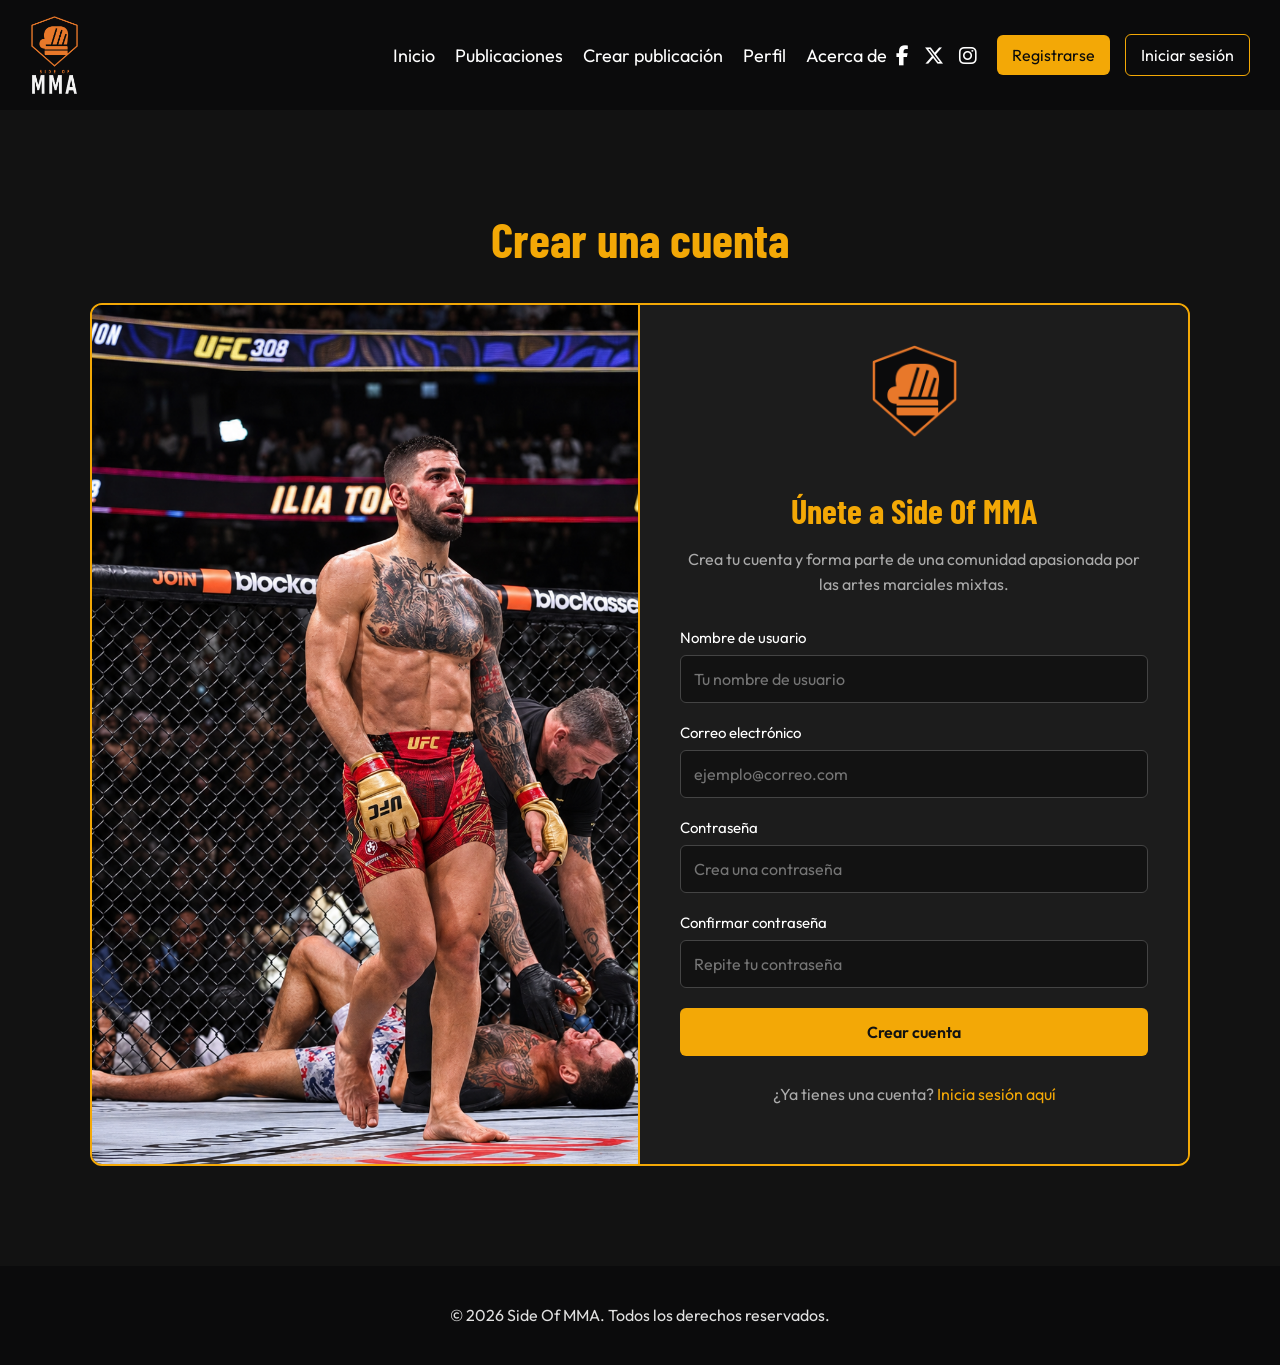
<file: registro/registro.html>
<!DOCTYPE html>
<html lang="es">

<head>
    <meta charset="UTF-8">
    <meta name="viewport" content="width=device-width, initial-scale=1.0">

    <title>Registrarse | Side Of MMA</title>

    <!-- CSS principal -->
    <link rel="stylesheet" href="../css/style.css">

    <!-- Icono de la página -->
    <link rel="icon" href="../Imgpage/side-of-mma-icono.png">

    <!-- Tipografías -->
    <link rel="preconnect" href="https://fonts.googleapis.com">
    <link rel="preconnect" href="https://fonts.gstatic.com" crossorigin>
    <link href="https://fonts.googleapis.com/css2?family=Barlow+Condensed:wght@500;600;700;800&family=Outfit:wght@400;500;600;700&display=swap" rel="stylesheet">

    <!-- Iconos de redes sociales -->
    <link rel="stylesheet" href="https://cdnjs.cloudflare.com/ajax/libs/font-awesome/6.7.2/css/all.min.css">
</head>

<body>

    <!-- ===== BARRA DE NAVEGACIÓN ===== -->

    <header>
        <nav class="navbar-custom" aria-label="Navegación principal">

            <!-- Logo -->
            <a href="../index.html" class="navbar-brand">
                <img
                    src="../Imgpage/side-of-mma-logo.png"
                    alt="Side Of MMA"
                >
            </a>

            <!-- Secciones principales -->
            <div class="navbar-collapse">
                <ul class="navbar-nav">

                    <li>
                        <a href="../index.html">Inicio</a>
                    </li>

                    <li>
                        <a href="../publicaciones/publicaciones.html">
                            Publicaciones
                        </a>
                    </li>

                    <li>
                        <a href="../crear-publicación/crear.html">
                            Crear publicación
                        </a>
                    </li>

                    <li>
                        <a href="../perfil/perfil.html">
                            Perfil
                        </a>
                    </li>

                    <li>
                        <a href="../acerca-de/acerca.html">
                            Acerca de
                        </a>
                    </li>

                </ul>
            </div>

            <!-- Redes sociales -->
            <div class="social-icon-wrapper">

                <a
                    href="https://www.facebook.com/profile.php?id=61596358841632"
                    class="social-icons"
                    aria-label="Facebook"
                    target="_blank"
                    rel="noopener noreferrer"
                >
                    <i class="fa-brands fa-facebook-f" aria-hidden="true"></i>
                </a>

                <a
                    href="https://x.com/SIDEOFMMA"
                    class="social-icons"
                    aria-label="X"
                    target="_blank"
                    rel="noopener noreferrer"
                >
                    <i class="fa-brands fa-x-twitter" aria-hidden="true"></i>
                </a>

                <a
                    href="https://www.instagram.com/sideofmma/"
                    class="social-icons"
                    aria-label="Instagram"
                    target="_blank"
                    rel="noopener noreferrer"
                >
                    <i class="fa-brands fa-instagram" aria-hidden="true"></i>
                </a>

            </div>

            <!-- Registro e inicio de sesión -->
            <div class="navbar-auth">

                <a
                    href="registro.html"
                    class="btn-registro"
                    aria-current="page"
                >
                    Registrarse
                </a>

                <a href="../login/login.html" class="btn-login">
                    Iniciar sesión
                </a>

            </div>

        </nav>
    </header>

    <!-- ===== REGISTRO ===== -->

    <main>
        <section class="registro-section">

            <h1 class="registro-titulo">Crear una cuenta</h1>

            <div class="registro-contenedor">

                <!-- Imagen izquierda -->
                <div class="registro-imagen">
                    <img
                        src="../Imgpage/topuria-register.png"
                        alt="Entrenamiento de boxeo"
                    >
                </div>

                <!-- Formulario derecho -->
                <div class="registro-card">

                    <img
                        src="../Imgpage/side-of-mma-icono.png"
                        alt="Side Of MMA"
                        class="registro-logo"
                    >

                    <h2>Únete a Side Of MMA</h2>

                    <p class="registro-description">
                        Crea tu cuenta y forma parte de una
                        comunidad apasionada por las artes
                        marciales mixtas.
                    </p>

                    <form id="form-registro" class="registro-form">

                        <div class="registro-group">
                            <label for="registro-usuario">
                                Nombre de usuario
                            </label>

                            <input
                                type="text"
                                id="registro-usuario"
                                name="usuario"
                                placeholder="Tu nombre de usuario"
                                minlength="3"
                                maxlength="30"
                                autocomplete="username"
                                required
                            >
                        </div>

                        <div class="registro-group">
                            <label for="registro-correo">
                                Correo electrónico
                            </label>

                            <input
                                type="email"
                                id="registro-correo"
                                name="correo"
                                placeholder="ejemplo@correo.com"
                                autocomplete="email"
                                required
                            >
                        </div>

                        <div class="registro-group">
                            <label for="registro-contrasena">
                                Contraseña
                            </label>

                            <input
                                type="password"
                                id="registro-contrasena"
                                name="contrasena"
                                placeholder="Crea una contraseña"
                                minlength="8"
                                autocomplete="new-password"
                                required
                            >
                        </div>

                        <div class="registro-group">
                            <label for="registro-confirmar">
                                Confirmar contraseña
                            </label>

                            <input
                                type="password"
                                id="registro-confirmar"
                                name="confirmar"
                                placeholder="Repite tu contraseña"
                                minlength="8"
                                autocomplete="new-password"
                                required
                            >
                        </div>

                        <button type="submit" class="btn-registrarse">
                            Crear cuenta
                        </button>

                    </form>

                    <p class="registro-login">
                        ¿Ya tienes una cuenta?
                        <a href="../login/login.html">
                            Inicia sesión aquí
                        </a>
                    </p>

                </div>

            </div>

        </section>
    </main>

    <!-- ===== PIE DE PÁGINA ===== -->

    <footer class="footer-page">
        <p>
            &copy; 2026 Side Of MMA.
            Todos los derechos reservados.
        </p>
    </footer>

</body>
</html>
</file>
<file: css/style.css>
body {
    font-family: 'Outfit', sans-serif;
    margin: 0;
    min-height: 100vh;
    background-color: #121212;

}

h1, h2, h3 {
    color: #f3a806;
    font-family: 'Barlow Condensed', sans-serif;
}

p {
    font-family:  'Outfit', sans-serif;
    color: #e0e0e0;
    line-height: 1.7;
}

[hidden] {
    display: none !important;
}

/* Pie de página */

.footer-page {
    padding: 20px;
    text-align: center;
    background-color: #0B0B0C;
}

/*  BARRA DE NAVEGACIÓN  */

.navbar-custom {
    background-color: #0B0B0C;
    padding: 15px 30px;
    display: flex;
    align-items: center;
    gap: 20px;
    position: relative;
    top: 0;
    z-index: 1000;
}

.navbar-brand {
    display: flex;
    align-items: center;
    text-decoration: none;
    flex-shrink: 0;
}

.navbar-brand img {
    height: 80px;
    width: auto;
    display: block;
}

.navbar-collapse {
    position: absolute;
    left: 50%;
    transform: translateX(-50%);
    display: flex;
    justify-content: center;
    align-items: center;
}

.navbar-nav {
    display: flex;
    align-items: center;
    list-style: none;
    margin: 0;
    padding: 0;
    gap: 20px;
}

.navbar-nav a {
    color: #FFFFFF;
    text-decoration: none;
    font-size: 18px;
    transition: color 0.3s ease;
}

.navbar-nav a:hover,
.navbar-nav a:focus-visible {
    color: #f3a806;
}

/* Redes sociales */

.social-icon-wrapper {
    display: flex;
    align-items: center;
    gap: 15px;
    flex-shrink: 0;
    margin-left: auto;
}

.social-icons {
    color: #FFFFFF;
    font-size: 20px;
    text-decoration: none;
    transition: color 0.3s ease;
}

.social-icons:hover {
    color: #f3a806;
}

/*  REGISTRO E INICIO DE SESIÓN  */

.navbar-auth {
    display: flex;
    align-items: center;
    gap: 15px;
    flex-shrink: 0;
}

.btn-registro,
.btn-login {
    text-decoration: none;
    font-size: 16px;
    padding: 10px 15px;
    border-radius: 6px;
    transition: 0.3s ease;
}

.btn-registro {
    background-color: #f3a806;
    color: #0B0B0C;
}

.btn-registro:hover {
    background-color: #d99400;
}

.btn-login {
    color: #FFFFFF;
    border: 1px solid #f3a806;
}

.btn-login:hover {
    background-color: #f3a806;
    color: #0B0B0C;
}

/*  PÁGINA DE INICIO  */

.home-section {
    padding: 30px 20px 100px;
    text-align: center;
    color: #FFFFFF;
}

.home-image {
    display: block;
    max-width: 80%;
    width: auto;
    height: 450px;
    margin: 90px auto 20px;
    border-radius: 10px;
    box-shadow: 0 4px 8px rgba(0, 0, 0, 0.2);
}

blockquote {
    color: #e0e0e0;
    max-width: 700px;
    margin: 20px auto 60px;
}

blockquote footer {
    color: #f1c40f;
}

/*  PUBLICACIONES */

/* Filtro de publicaciones*/

.caja-filtro {
    display: flex;
    align-items: center;
    justify-content: space-between;
    gap: 15px;

    background-color: #1c1c1c;
    border: 1px solid #e8a317;
    border-radius: 10px;

    padding: 15px;
    margin: 20px auto;
    max-width: 600px;
}

.caja-filtro label {
    color: #e8a317;
    font-weight: bold;
}

.caja-filtro select {
    background-color: #111;
    color: white;
    border: 1px solid #e8a317;
    border-radius: 6px;
    padding: 10px;
    cursor: pointer;
}



#publicaciones {
    padding: 50px 20px 90px;
    color: #FFFFFF;
}

#publicaciones h1 {
    width: 100%;
    margin: 0 auto 20px;
    text-align: center;
    color: #f3a806;
    font-size: 48px;
    font-weight: 800;
}

.publicaciones-descripcion {
    color: #aaaaaa;
    text-align: center;
    font-size: 17px;
    margin-bottom: 40px;
}

/* Tarjetas */

.publicacion {
    width: 90%;
    max-width: 700px;
    margin: 0 auto 35px;
    padding: 25px;
    box-sizing: border-box;
    background-color: #1c1c1c;
    border: 1px solid #383838;
    border-radius: 12px;
    overflow: hidden;
    transition: border-color 0.3s ease;
}

.publicacion:hover {
    border-color: #f3a806;
}

/* Cabecera */

.publicacion-cabecera {
    display: flex;
    align-items: center;
    gap: 12px;
    padding-bottom: 18px;
    margin-bottom: 20px;
    border-bottom: 1px solid #383838;
}

.publicacion-avatar {
    width: 50px;
    height: 50px;
    display: flex;
    align-items: center;
    justify-content: center;
    flex-shrink: 0;
    background-color: #292929;
    border: 2px solid #f3a806;
    border-radius: 50%;
    color: #f3a806;
    font-size: 17px;
    font-weight: 700;
}

.publicacion-autor {
    display: flex;
    flex-direction: column;
    gap: 4px;
}

.publicacion-usuario {
    color: #f3a806;
    font-size: 17px;
    font-weight: 600;
    margin: 0;
}

.publicacion-fecha {
    color: #aaaaaa;
    font-size: 13px;
}

/* Nombre y título */

.publicacion h2 {
    color: #f3a806;
    font-size: 30px;
    font-weight: 700;
    margin: 12px 0 20px;
}

.publicacion-contenido p {
    font-size: 16px;
    line-height: 1.8;
    color: #e0e0e0;
    margin-bottom: 20px;
}

/* Imágenes */

.publicacion-imagen {
    display: block;
    width: 100%;
    height: auto;
    max-height: 420px;
    object-fit: contain;
    border-radius: 8px;
    margin: 20px auto;
}

/* Categoría y Me gusta */

.publicacion-detalles {
    display: flex;
    align-items: center;
    justify-content: space-between;
    gap: 15px;
    margin-top: 20px;
    padding-top: 18px;
    border-top: 1px solid #383838;
}

.publicacion-categoria {
    color: #f3a806;
    font-size: 14px;
    font-weight: 600;
    background-color: #292929;
    border: 1px solid #444444;
    border-radius: 20px;
    padding: 8px 14px;
}

.publicacion-like {
    display: flex;
    align-items: center;
    gap: 8px;
    background-color: transparent;
    border: 1px solid #444444;
    border-radius: 8px;
    padding: 10px 15px;
    color: #FFFFFF;
    font: inherit;
    cursor: pointer;
    transition: background-color 0.3s ease, border-color 0.3s ease;
}

.publicacion-like:hover {
    background-color: #292929;
    border-color: #f3a806;
}

.publicacion-like i {
    color: #f3a806;
    font-size: 17px;
}

.like-contador {
    color: #aaaaaa;
    font-size: 14px;
}

/* Botón eliminar */

.btn-eliminar {
    background-color: #a82020;
    color: white;
    border: none;
    padding: 10px 15px;
    border-radius: 6px;
    cursor: pointer;
    margin-top: 15px;
}

.btn-eliminar:hover {
    background-color: #d32f2f;
}

.publicacion-acciones {
    display: flex;
    align-items: center;
    gap: 10px;
}

.publicacion-acciones .btn-eliminar {
    margin-top: 0;
}

.publicacion-detalles {
    display: flex;
    justify-content: space-between;
    align-items: center;
    gap: 15px;
    flex-wrap: wrap;
}

/* Buscador de publicaciones */

.caja-buscador {
    max-width: 600px;
    margin: 20px auto;
}

.caja-buscador input {
    width: 100%;
    padding: 12px;
    background-color: #1c1c1c;
    color: white;
    border: 1px solid #e8a317;
    border-radius: 8px;
    box-sizing: border-box;
}

.caja-buscador input:focus {
    outline: none;
    border-color: #ffc247;
}

/* Bóton de limpiar búsqueda */

#limpiarBusqueda {
    background-color: #e8a317;
    color: #111;
    border: none;
    padding: 12px 18px;
    border-radius: 8px;
    cursor: pointer;
    margin-top: 10px;
    font-weight: bold;
}

#limpiarBusqueda:hover {
    background-color: #ffc247;
}

/* CREAR PUBLICACIÓN*/

.crear-section {
    padding: 50px 20px 90px;
    text-align: center;
    color: #FFFFFF;
}

.crear-section h1 {
    font-size: 48px;
    font-weight: 800;
    margin: 0 0 15px;
}

.crear-description {
    font-size: 18px;
    max-width: 650px;
    margin: 0 auto 40px;
}

/* Formulario */

.crear-form {
    width: 100%;
    max-width: 650px;
    margin: 0 auto;
    text-align: left;
    box-sizing: border-box;
}

.crear-form fieldset {
    background-color: #1c1c1c;
    border: 1px solid #383838;
    border-radius: 12px;
    padding: 30px;
    margin: 0;
    min-width: 0;
}

.crear-form legend {
    color: #f3a806;
    font-size: 22px;
    font-weight: 600;
    padding: 0 10px;
}

/* Campos del formulario */

.form-group {
    display: flex;
    flex-direction: column;
    gap: 10px;
    margin-bottom: 25px;
}

.form-group label {
    color: #FFFFFF;
    font-size: 16px;
    font-weight: 500;
}

.form-group input,
.form-group textarea,
.form-group select {
    width: 100%;
    box-sizing: border-box;
    font-family: 'Outfit', sans-serif;
    font-size: 16px;
    padding: 12px;
    background-color: #121212;
    color: #FFFFFF;
    border: 1px solid #383838;
    border-radius: 6px;
}

.form-group input:focus,
.form-group textarea:focus,
.form-group select:focus {
    outline: none;
    border-color: #f3a806;
}

.form-group textarea {
    resize: vertical;
}

.form-group input[type="file"] {
    cursor: pointer;
}

/* Botones */

.form-buttons {
    display: flex;
    gap: 15px;
}

.btn-publicar,
.btn-limpiar {
    font-family: 'Outfit', sans-serif;
    font-size: 16px;
    padding: 12px 25px;
    border-radius: 6px;
    cursor: pointer;
    transition: 0.3s ease;
}

.btn-publicar {
    background-color: #f3a806;
    color: #121212;
    border: none;
}

.btn-publicar:hover {
    background-color: #d99400;
}

.btn-limpiar {
    background-color: transparent;
    color: #FFFFFF;
    border: 1px solid #383838;
}

.btn-limpiar:hover {
    border-color: #f3a806;
}

/* ===== PERFIL ===== */

.perfil-section {
    max-width: 1000px;
    margin: 0 auto;
    padding: 50px 20px 90px;
    color: #FFFFFF;
}

/* Información principal */

.perfil-card {
    background-color: #1c1c1c;
    border: 1px solid #383838;
    border-radius: 12px;
    padding: 30px;
}

.perfil-header {
    display: flex;
    align-items: center;
    gap: 35px;
}

.perfil-foto {
    width: 170px;
    height: 170px;
    border-radius: 50%;
    object-fit: cover;
    border: 3px solid #f3a806;
    flex-shrink: 0;
}

.perfil-info {
    flex: 1;
    min-width: 0;
}

.perfil-info h1 {
    font-size: 42px;
    margin: 0;
}

.perfil-usuario {
    color: #aaaaaa;
    margin: 5px 0 25px;
}

/* Estadísticas */

.perfil-estadisticas {
    display: flex;
    flex-wrap: wrap;
    gap: 35px;
}

.perfil-estadisticas div {
    display: flex;
    flex-direction: column;
    align-items: center;
    gap: 5px;
}

.perfil-estadisticas strong {
    font-size: 24px;
}

.perfil-estadisticas span {
    font-size: 14px;
    color: #aaaaaa;
}

/* Biografía y botón */

.perfil-biografia {
    margin: 25px 0 20px;
}

.btn-seguir {
    background-color: #f3a806;
    color: #121212;
    border: none;
    border-radius: 6px;
    padding: 12px 35px;
    font: 600 16px 'Outfit', sans-serif;
    cursor: pointer;
    transition: background-color 0.3s ease;
}

.btn-seguir:hover {
    background-color: #d99400;
}

/* Publicaciones del perfil */

.perfil-publicaciones {
    margin-top: 45px;
}

.perfil-publicaciones h2 {
    font-size: 32px;
    margin-bottom: 25px;
}

.perfil-galeria {
    display: grid;
    grid-template-columns: repeat(3, minmax(0, 1fr));
    gap: 5px;
}

.perfil-galeria img {
    display: block;
    width: 100%;
    aspect-ratio: 4 / 5;
    object-fit: cover;
    object-position: center;
    border-radius: 4px;
}
.perfil-galeria img:nth-child(2) {
    object-position: center 25%;
}

.perfil-galeria img:nth-child(3) {
    object-position: center 20%;
}

/* ===== ACERCA DE ===== */

.acerca-section {
    max-width: 1100px;
    margin: 0 auto;
    padding: 60px 20px 100px;
    color: #fff;
}

/* Presentación personal */

.acerca-presentacion {
    display: flex;
    align-items: center;
    gap: 50px;
    animation: aparecer-scroll 1.2s ease-out both;
}

.acerca-texto {
    flex: 1;
}

.acerca-texto h1 {
    color: #f3a806;
    font-size: 52px;
    line-height: 1.1;
    margin-bottom: 25px;
}

.acerca-texto p {
    color: #ccc;
    font-size: 17px;
    line-height: 1.8;
    margin-bottom: 20px;
}

.acerca-foto {
    width: 38%;
    max-height: 500px;
    object-fit: cover;
    border: 2px solid #f3a806;
    border-radius: 12px;
}

/* Colombia y Costa Rica */

.acerca-paises {
    margin-top: 100px;
    text-align: center;
}

.acerca-paises h2,
.acerca-mensaje h2 {
    color: #f3a806;
    font-size: 38px;
    margin-bottom: 25px;
}

.acerca-mapas {
    display: grid;
    grid-template-columns: repeat(2, minmax(0, 1fr));
    gap: 25px;
    margin-top: 35px;
}

.acerca-pais {
    background-color: #1c1c1c;
    border: 1px solid #383838;
    border-radius: 12px;
    padding: 30px;
    transition: transform 0.3s ease, border-color 0.3s ease;
    animation: aparecer-scroll linear both;
    animation-timeline: view();
    animation-range: entry 0% entry 80%;
}

.acerca-pais:hover {
    transform: translateY(-8px);
    border-color: #f3a806;
}

.acerca-pais img {
    width: 100%;
    max-width: 250px;
    height: 220px;
    object-fit: contain;
    border: 4px solid #f3a806;
    border-radius: 12px;
    padding: 10px;
    background-color: #121212;
    box-sizing: border-box;
}

.acerca-pais h3 {
    color: #fff;
    font-size: 28px;
    margin: 20px 0 10px;
}

.acerca-pais p {
    color: #aaa;
    line-height: 1.6;
}

/* Mensaje final */

.acerca-mensaje {
    margin-top: 100px;
    text-align: center;
    animation: aparecer-scroll linear both;
    animation-timeline: view();
    animation-range: entry 0% entry 80%;
}

.acerca-mensaje p {
    max-width: 650px;
    margin: 0 auto 20px;
    color: #ccc;
    font-size: 17px;
    line-height: 1.8;
}


/* ===== INICIAR SESIÓN ===== */

/* Estructura compartida de acceso y registro */

.login-section,
.registro-section {
    max-width: 1100px;
    margin: 0 auto;
    padding: 60px 20px 100px;
}

.login-titulo,
.registro-titulo {
    color: #f3a806;
    font-size: 48px;
    text-align: center;
    margin-bottom: 35px;
}

.login-contenedor,
.registro-contenedor {
    display: grid;
    grid-template-columns: 1fr 1fr;
    border: 2px solid #f3a806;
    border-radius: 12px;
    overflow: hidden;
    animation: aparecer-scroll 1.2s ease-out both;
}

/* Imagen izquierda */

.login-imagen,
.registro-imagen {
    border-right: 2px solid #f3a806;
}

.login-imagen {
    min-height: 500px;
}

.login-imagen img,
.registro-imagen img {
    display: block;
    width: 100%;
    height: 100%;
    object-fit: cover;
}

/* Formulario derecho */

.login-card,
.registro-card {
    background-color: #1c1c1c;
    padding: 40px;
    text-align: center;
}

.login-logo,
.registro-logo {
    width: 85px;
    margin-bottom: 20px;
}

.login-card h2,
.registro-card h2 {
    color: #f3a806;
    margin-bottom: 15px;
}

.login-card h2 {
    font-size: 38px;
}

.login-description,
.registro-description {
    color: #aaa;
    line-height: 1.6;
    margin-bottom: 30px;
}

.login-form,
.registro-form {
    display: flex;
    flex-direction: column;
    gap: 20px;
}

.login-group,
.registro-group {
    display: flex;
    flex-direction: column;
    gap: 8px;
    text-align: left;
}

.login-group label,
.registro-group label {
    color: #fff;
    font-size: 15px;
}

.login-group input,
.registro-group input {
    width: 100%;
    padding: 13px;
    background-color: #121212;
    color: #fff;
    border: 1px solid #444;
    border-radius: 6px;
    font: inherit;
    box-sizing: border-box;
}

.login-group input:focus,
.registro-group input:focus {
    outline: none;
    border-color: #f3a806;
}

.btn-iniciar,
.btn-registrarse {
    background-color: #f3a806;
    color: #121212;
    border: none;
    border-radius: 6px;
    padding: 14px;
    font: 600 16px 'Outfit', sans-serif;
    cursor: pointer;
    transition: background-color 0.3s ease;
}

.btn-iniciar:hover,
.btn-registrarse:hover {
    background-color: #d99400;
}

.login-register,
.registro-login {
    color: #aaa;
    margin-top: 25px;
}

.login-register a,
.registro-login a {
    color: #f3a806;
    text-decoration: none;
}

.login-register a:hover,
.registro-login a:hover {
    text-decoration: underline;
}

/* ===== REGISTRO ===== */

.registro-imagen {
    min-height: 600px;
}

.registro-card h2 {
    font-size: 34px;
}

/* ===== ANIMACIONES ===== */

/* Efecto de aparición */

@keyframes aparecer-scroll {
    from {
        opacity: 0;
        transform: translateY(-40px);
    }

    to {
        opacity: 1;
        transform: translateY(0);
    }
}

/* Título y descripción al entrar a Inicio */

.home-section h1,
.home-section .home-description {
    animation: aparecer-scroll 1.2s ease-out both;
}

/* Imágenes y frases al bajar */

.home-section .home-image,
.home-section blockquote {
    animation: aparecer-scroll linear both;
    animation-timeline: view();
    animation-range: entry 0% entry 100%;
}

/* Accesibilidad */

@media (prefers-reduced-motion: reduce) {
    .home-section h1,
    .home-section .home-description,
    .home-section .home-image,
    .home-section blockquote {
        animation: none;
        opacity: 1;
        transform: none;
    }
}

/* ==== DISEÑO RESPONSIVE ===== */

@media (max-width: 768px) {

    /* Barra de navegación */

    .navbar-custom {
        flex-direction: column;
        padding: 15px;
    }

    /* Centrado en celulares */

    .navbar-collapse {
        position: static;
        transform: none;
    }

    .navbar-nav {
        flex-wrap: wrap;
        justify-content: center;
        gap: 12px;
    }

    .navbar-auth {
        margin-left: 0;
    }

    /* Inicio */

    .home-image {
        max-width: 100%;
        height: auto;
    }

    /* Publicaciones */

    #publicaciones {
        padding: 35px 15px 60px;
    }

    #publicaciones h1 {
        font-size: 36px;
    }

    .publicaciones-descripcion {
        font-size: 15px;
    }

    .publicacion {
        width: 100%;
        padding: 18px;
    }

    .publicacion h2 {
        font-size: 25px;
    }

    .publicacion-avatar {
        width: 44px;
        height: 44px;
    }

    .publicacion-imagen {
        max-height: 300px;
    }

    .publicacion-detalles {
        flex-wrap: wrap;
    }

    /* Crear publicación */

    .crear-form fieldset {
        padding: 18px;
    }

    .form-buttons {
        flex-wrap: wrap;
    }

    /* Perfil */

    .perfil-header {
        flex-direction: column;
        text-align: center;
        gap: 20px;
    }

    .perfil-estadisticas {
        justify-content: center;
        gap: 20px;
    }

    .perfil-card {
        padding: 20px;
    }

    .perfil-galeria {
        grid-template-columns: repeat(2, 1fr);
    }

    /* Acerca de */

    .acerca-presentacion {
        flex-direction: column;
        gap: 25px;
    }

    .acerca-texto h1 {
        font-size: 38px;
    }

    .acerca-foto {
        width: 100%;
        max-width: 450px;
    }

    .acerca-mapas {
        grid-template-columns: 1fr;
    }

    .acerca-paises,
    .acerca-mensaje {
        margin-top: 60px;
    }

    /* Iniciar sesión */

    .login-section,
    .registro-section {
        padding: 40px 20px 70px;
    }

    .login-titulo,
    .registro-titulo {
        font-size: 36px;
    }

    .login-contenedor,
    .registro-contenedor {
        grid-template-columns: 1fr;
    }

    .login-imagen,
    .registro-imagen {
        min-height: 250px;
        height: 250px;
        border-right: none;
        border-bottom: 2px solid #f3a806;
    }

    .login-card,
    .registro-card {
        padding: 30px 20px;
    }

    .login-card h2 {
        font-size: 32px;
    }

    /* Registro */

    .registro-card h2 {
        font-size: 30px;
    }
}
</file>
